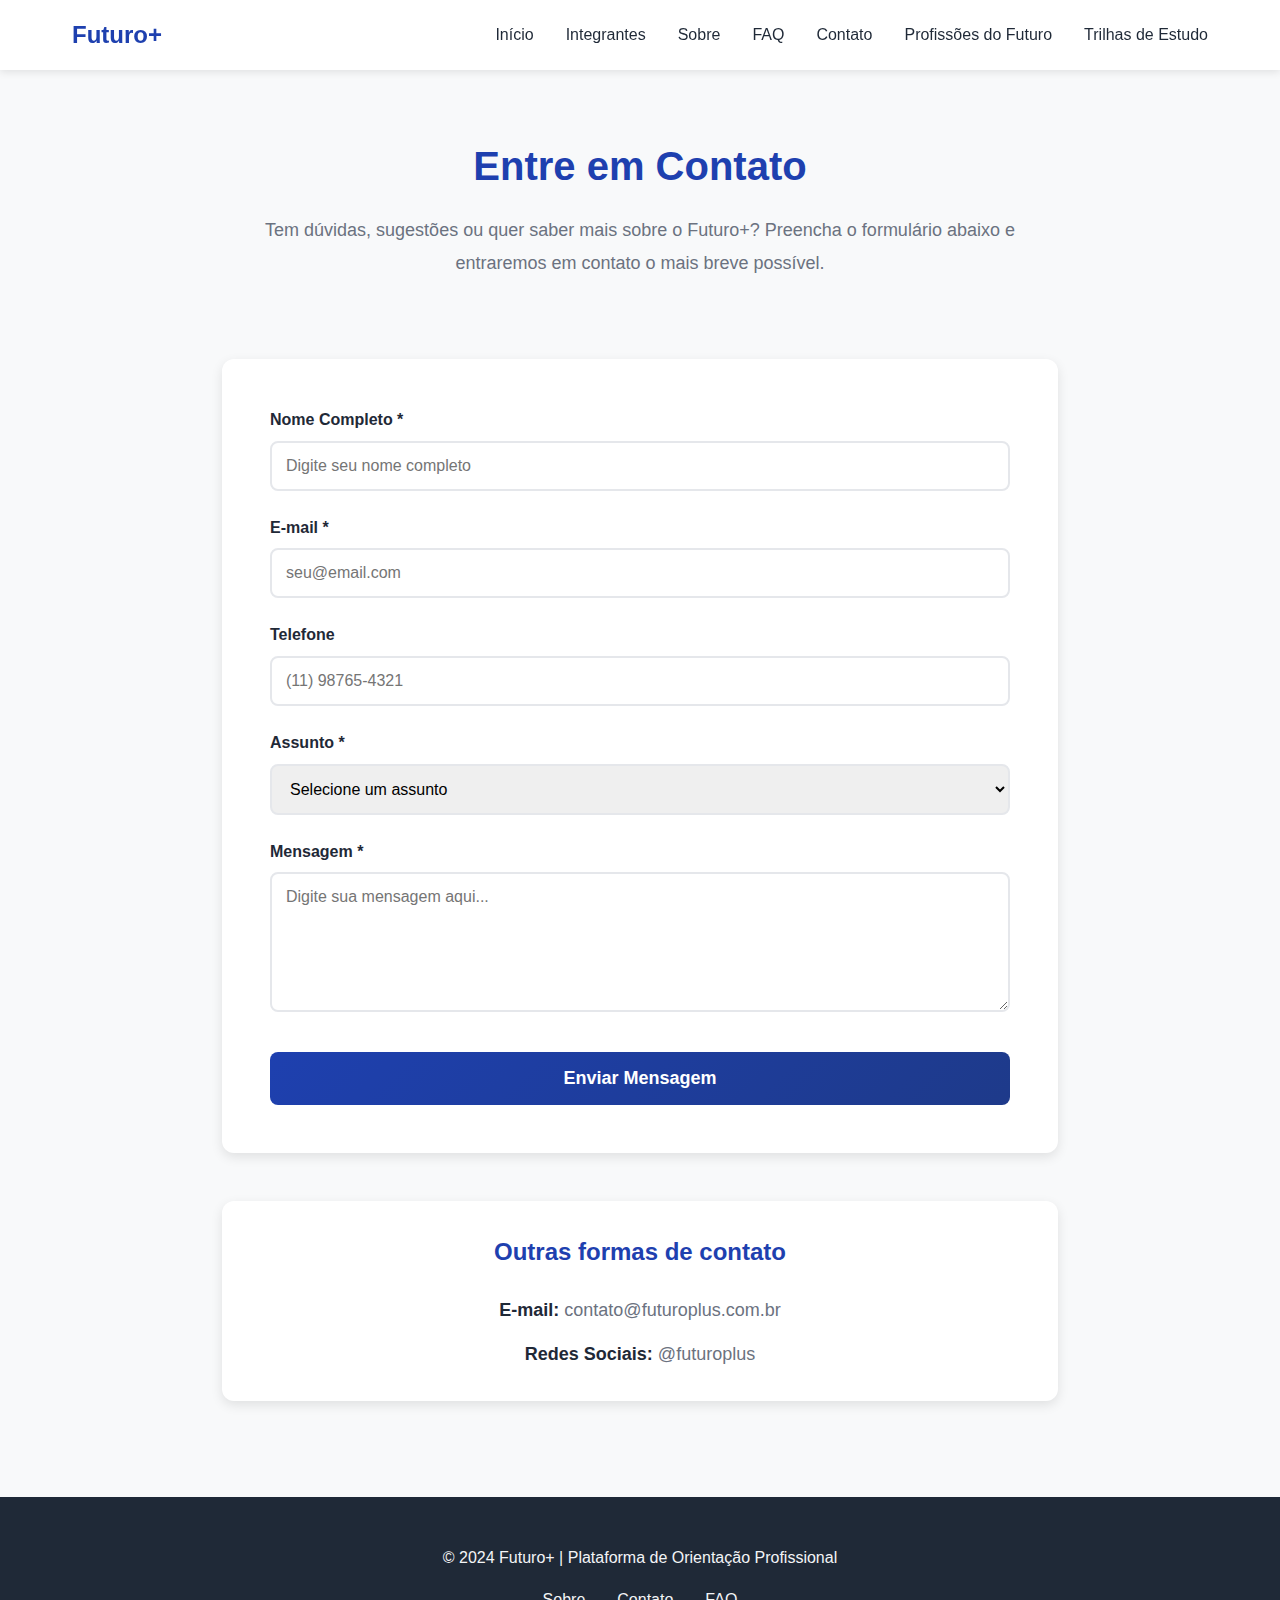
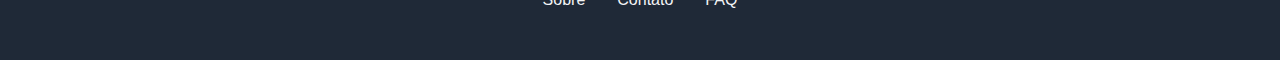
<file: contato.html>
<!DOCTYPE html>
<html lang="pt-BR">
<head>
    <meta charset="UTF-8">
    <meta name="viewport" content="width=device-width, initial-scale=1.0">
    <meta name="description" content="Futuro+ é uma plataforma inteligente que ajuda jovens e trabalhadores a se prepararem para o Futuro do Trabalho">
    <title>Contato - FUTURO+</title>
    <link rel="stylesheet" href="./CSS/global.css">
    <link rel="stylesheet" href="./CSS/contato.css">
</head>
<body>
    <header class="header-principal">
        <nav class="navegacao-principal">
            <div class="logo-container">
                <h1 class="logo-texto">Futuro+</h1>
            </div>
            <button class="menu-toggle" aria-label="Abrir menu de navegação">
                <span class="hamburguer"></span>
            </button>
            <ul class="menu-navegacao">
                <li><a href="Index.html">Início</a></li>
                <li><a href="integrantes.html">Integrantes</a></li>
                <li><a href="sobre.html">Sobre</a></li>
                <li><a href="faq.html">FAQ</a></li>
                <li><a href="contato.html">Contato</a></li>
                <li><a href="profissoes.html">Profissões do Futuro</a></li>
                <li><a href="trilhas.html">Trilhas de Estudo</a></li>
            </ul>
        </nav>
    </header>

    
    <main id="conteudo-contato">
        <section id="intro-contato">
            <h2 id="titulo-contato">Entre em Contato</h2>
            <p id="descricao-contato">
                Tem dúvidas, sugestões ou quer saber mais sobre o Futuro+? 
                Preencha o formulário abaixo e entraremos em contato o mais breve possível.
            </p>
        </section>

        <section id="formulario-contato">
            <form id="form-contato" novalidate>
                <div id="campo-nome">
                    <label for="nome" id="label-nome">Nome Completo *</label>
                    <input 
                        type="text" 
                        id="nome" 
                        name="nome" 
                        required 
                        placeholder="Digite seu nome completo"
                        aria-required="true"
                    >
                    <span id="erro-nome"></span>
                </div>

                <div id="campo-email">
                    <label for="email" id="label-email">E-mail *</label>
                    <input 
                        type="email" 
                        id="email" 
                        name="email" 
                        required 
                        placeholder="seu@email.com"
                        aria-required="true"
                    >
                    <span id="erro-email"></span>
                </div>

                <div id="campo-telefone">
                    <label for="telefone" id="label-telefone">Telefone</label>
                    <input 
                        type="tel" 
                        id="telefone" 
                        name="telefone" 
                        placeholder="(11) 98765-4321"
                    >
                    <span id="erro-telefone"></span>
                </div>

                <div id="campo-assunto">
                    <label for="assunto" id="label-assunto">Assunto *</label>
                    <select id="assunto" name="assunto" required aria-required="true">
                        <option value="">Selecione um assunto</option>
                        <option value="duvida">Dúvida</option>
                        <option value="sugestao">Sugestão</option>
                        <option value="parceria">Parceria</option>
                        <option value="outro">Outro</option>
                    </select>
                    <span id="erro-assunto"></span>
                </div>

                <div id="campo-mensagem">
                    <label for="mensagem" id="label-mensagem">Mensagem *</label>
                    <textarea 
                        id="mensagem" 
                        name="mensagem" 
                        rows="6" 
                        required 
                        placeholder="Digite sua mensagem aqui..."
                        aria-required="true"
                    ></textarea>
                    <span id="erro-mensagem"></span>
                </div>

                <div id="campo-submit">
                    <button type="submit" id="btn-enviar">Enviar Mensagem</button>
                </div>

                <div id="mensagem-sucesso" style="display: none;">
                    <p>✓ Mensagem enviada com sucesso! Entraremos em contato em breve.</p>
                </div>
            </form>
        </section>

        <section id="info-adicional">
            <h3 id="titulo-info-adicional">Outras formas de contato</h3>
            <div id="contatos-alternativos">
                <div id="contato-email-direto">
                    <strong>E-mail:</strong> contato@futuroplus.com.br
                </div>
                <div id="contato-redes">
                    <strong>Redes Sociais:</strong> @futuroplus
                </div>
            </div>
        </section>
    </main>

    <footer class="rodape">
        <p class="rodape-texto">&copy; 2024 Futuro+ | Plataforma de Orientação Profissional</p>
        <nav class="rodape-navegacao">
            <a href="sobre.html">Sobre</a>
            <a href="contato.html">Contato</a>
            <a href="faq.html">FAQ</a>
        </nav>
    </footer>

</body>
</html>
</file>
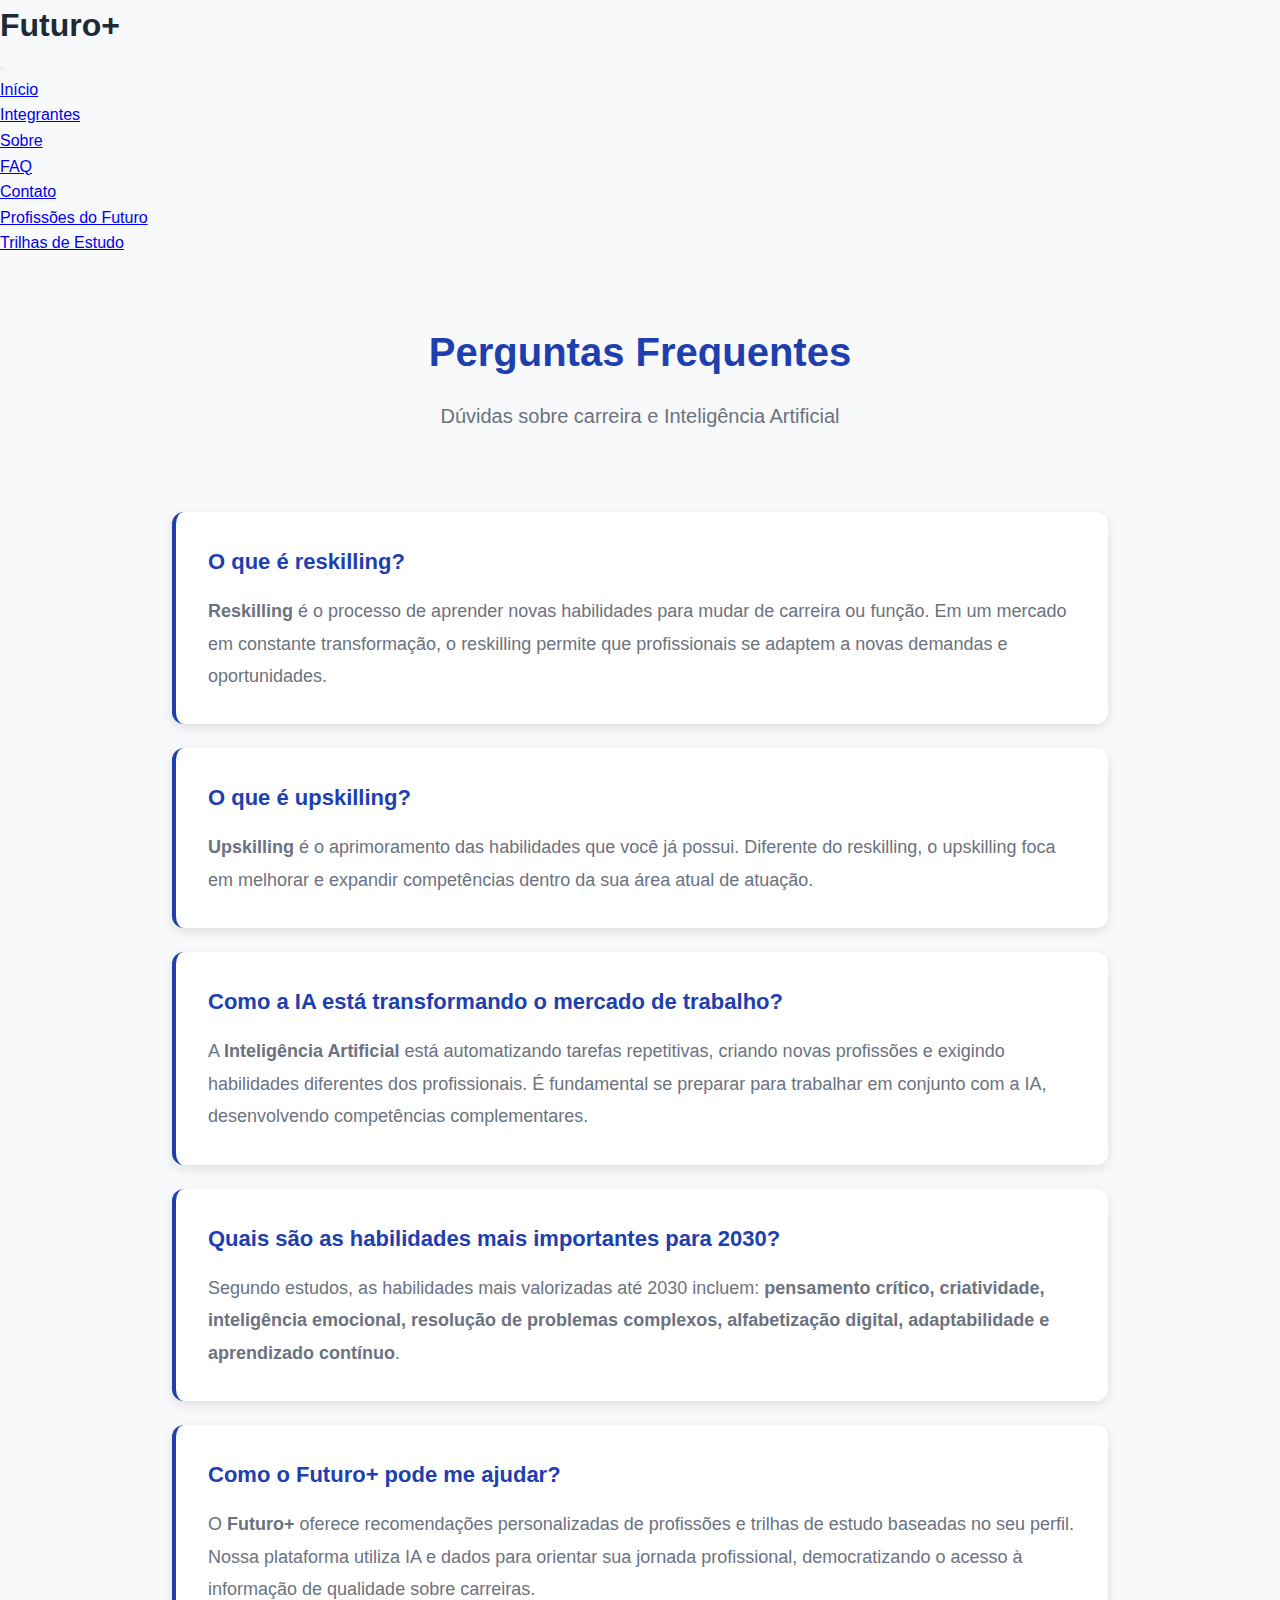
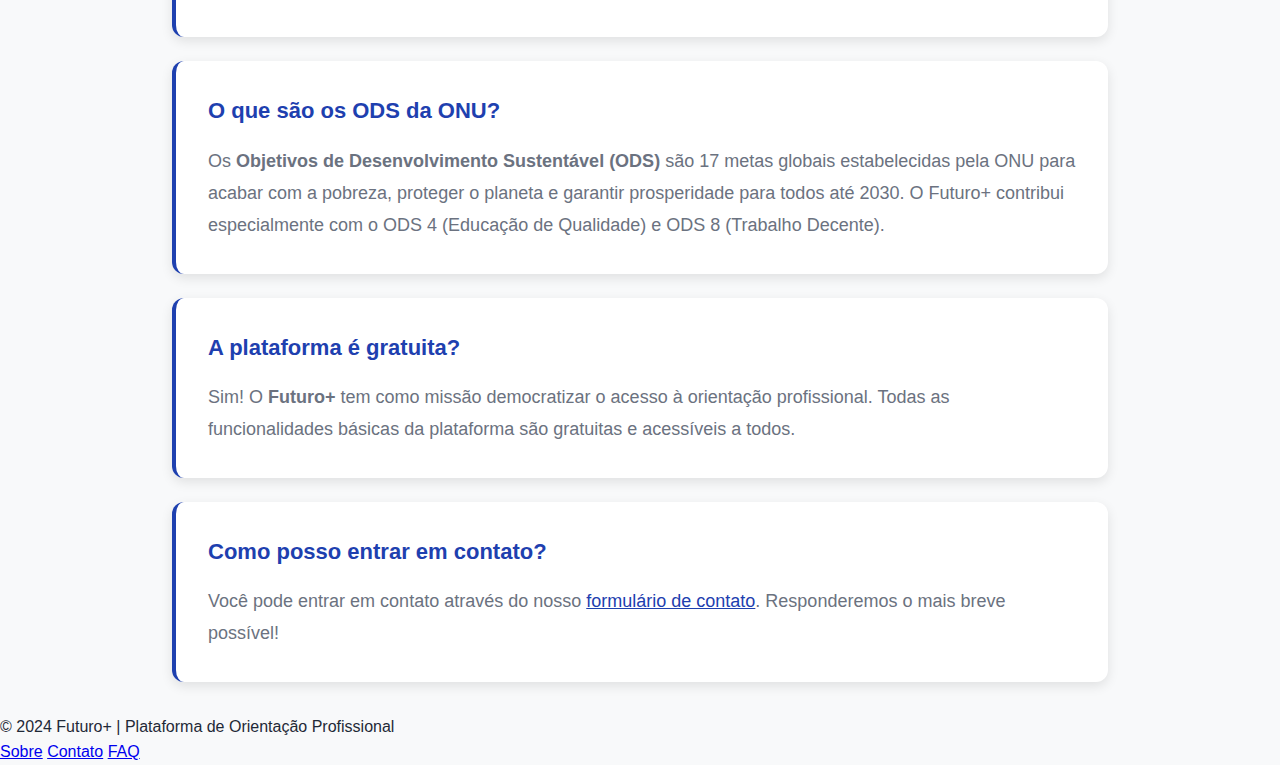
<file: faq.html>
<!DOCTYPE html>
<html lang="pt-BR">
<head>
    <meta charset="UTF-8">
    <meta name="viewport" content="width=device-width, initial-scale=1.0">
    <meta name="description" content="Futuro+ é uma plataforma inteligente que ajuda jovens e trabalhadores a se prepararem para o Futuro do Trabalho">
    <title>Faq - FUTURO+</title>
    <link rel="stylesheet" href="./CSS/global.css">
    <link rel="stylesheet" href="./CSS/faq.css">
</head>
<body>
    <header id="header-principal">
        <nav id="navegacao-principal">
            <div id="logo-container">
                <h1 id="logo-texto">Futuro+</h1>
            </div>
            <button id="menu-toggle" aria-label="Abrir menu de navegação">
                <span id="hamburguer"></span>
            </button>
            <ul id="menu-navegacao">
                <li><a href="Index.html">Início</a></li>
                <li><a href="integrantes.html">Integrantes</a></li>
                <li><a href="sobre.html">Sobre</a></li>
                <li><a href="faq.html">FAQ</a></li>
                <li><a href="contato.html">Contato</a></li>
                <li><a href="profissoes.html">Profissões do Futuro</a></li>
                <li><a href="trilhas.html">Trilhas de Estudo</a></li>
            </ul>
        </nav>
    </header>

        <main id="conteudo-faq">
        <section id="intro-faq">
            <h2 id="titulo-faq">Perguntas Frequentes</h2>
            <p id="descricao-faq">Dúvidas sobre carreira e Inteligência Artificial</p>
        </section>

        <section id="lista-perguntas">
            <article id="pergunta-1">
                <h3 id="titulo-pergunta-1">O que é reskilling?</h3>
                <p id="resposta-pergunta-1">
                    <strong>Reskilling</strong> é o processo de aprender novas habilidades para mudar de carreira ou 
                    função. Em um mercado em constante transformação, o reskilling permite que profissionais se adaptem 
                    a novas demandas e oportunidades.
                </p>
            </article>

            <article id="pergunta-2">
                <h3 id="titulo-pergunta-2">O que é upskilling?</h3>
                <p id="resposta-pergunta-2">
                    <strong>Upskilling</strong> é o aprimoramento das habilidades que você já possui. Diferente do 
                    reskilling, o upskilling foca em melhorar e expandir competências dentro da sua área atual de atuação.
                </p>
            </article>

            <article id="pergunta-3">
                <h3 id="titulo-pergunta-3">Como a IA está transformando o mercado de trabalho?</h3>
                <p id="resposta-pergunta-3">
                    A <strong>Inteligência Artificial</strong> está automatizando tarefas repetitivas, criando novas 
                    profissões e exigindo habilidades diferentes dos profissionais. É fundamental se preparar para 
                    trabalhar em conjunto com a IA, desenvolvendo competências complementares.
                </p>
            </article>

            <article id="pergunta-4">
                <h3 id="titulo-pergunta-4">Quais são as habilidades mais importantes para 2030?</h3>
                <p id="resposta-pergunta-4">
                    Segundo estudos, as habilidades mais valorizadas até 2030 incluem: <strong>pensamento crítico, 
                    criatividade, inteligência emocional, resolução de problemas complexos, alfabetização digital, 
                    adaptabilidade e aprendizado contínuo</strong>.
                </p>
            </article>

            <article id="pergunta-5">
                <h3 id="titulo-pergunta-5">Como o Futuro+ pode me ajudar?</h3>
                <p id="resposta-pergunta-5">
                    O <strong>Futuro+</strong> oferece recomendações personalizadas de profissões e trilhas de estudo 
                    baseadas no seu perfil. Nossa plataforma utiliza IA e dados para orientar sua jornada profissional, 
                    democratizando o acesso à informação de qualidade sobre carreiras.
                </p>
            </article>

            <article id="pergunta-6">
                <h3 id="titulo-pergunta-6">O que são os ODS da ONU?</h3>
                <p id="resposta-pergunta-6">
                    Os <strong>Objetivos de Desenvolvimento Sustentável (ODS)</strong> são 17 metas globais estabelecidas 
                    pela ONU para acabar com a pobreza, proteger o planeta e garantir prosperidade para todos até 2030. 
                    O Futuro+ contribui especialmente com o ODS 4 (Educação de Qualidade) e ODS 8 (Trabalho Decente).
                </p>
            </article>

            <article id="pergunta-7">
                <h3 id="titulo-pergunta-7">A plataforma é gratuita?</h3>
                <p id="resposta-pergunta-7">
                    Sim! O <strong>Futuro+</strong> tem como missão democratizar o acesso à orientação profissional. 
                    Todas as funcionalidades básicas da plataforma são gratuitas e acessíveis a todos.
                </p>
            </article>

            <article id="pergunta-8">
                <h3 id="titulo-pergunta-8">Como posso entrar em contato?</h3>
                <p id="resposta-pergunta-8">
                    Você pode entrar em contato através do nosso <a href="/contato.html" id="link-contato-faq">formulário de contato</a>. 
                    Responderemos o mais breve possível!
                </p>
            </article>
        </section>
    </main>

    <footer id="rodape">
        <p id="rodape-texto">&copy; 2024 Futuro+ | Plataforma de Orientação Profissional</p>
        <nav id="rodape-navegacao">
            <a href="sobre.html">Sobre</a>
            <a href="contato.html">Contato</a>
            <a href="faq.html">FAQ</a>
        </nav>
    </footer>
</body>
</html>
</file>
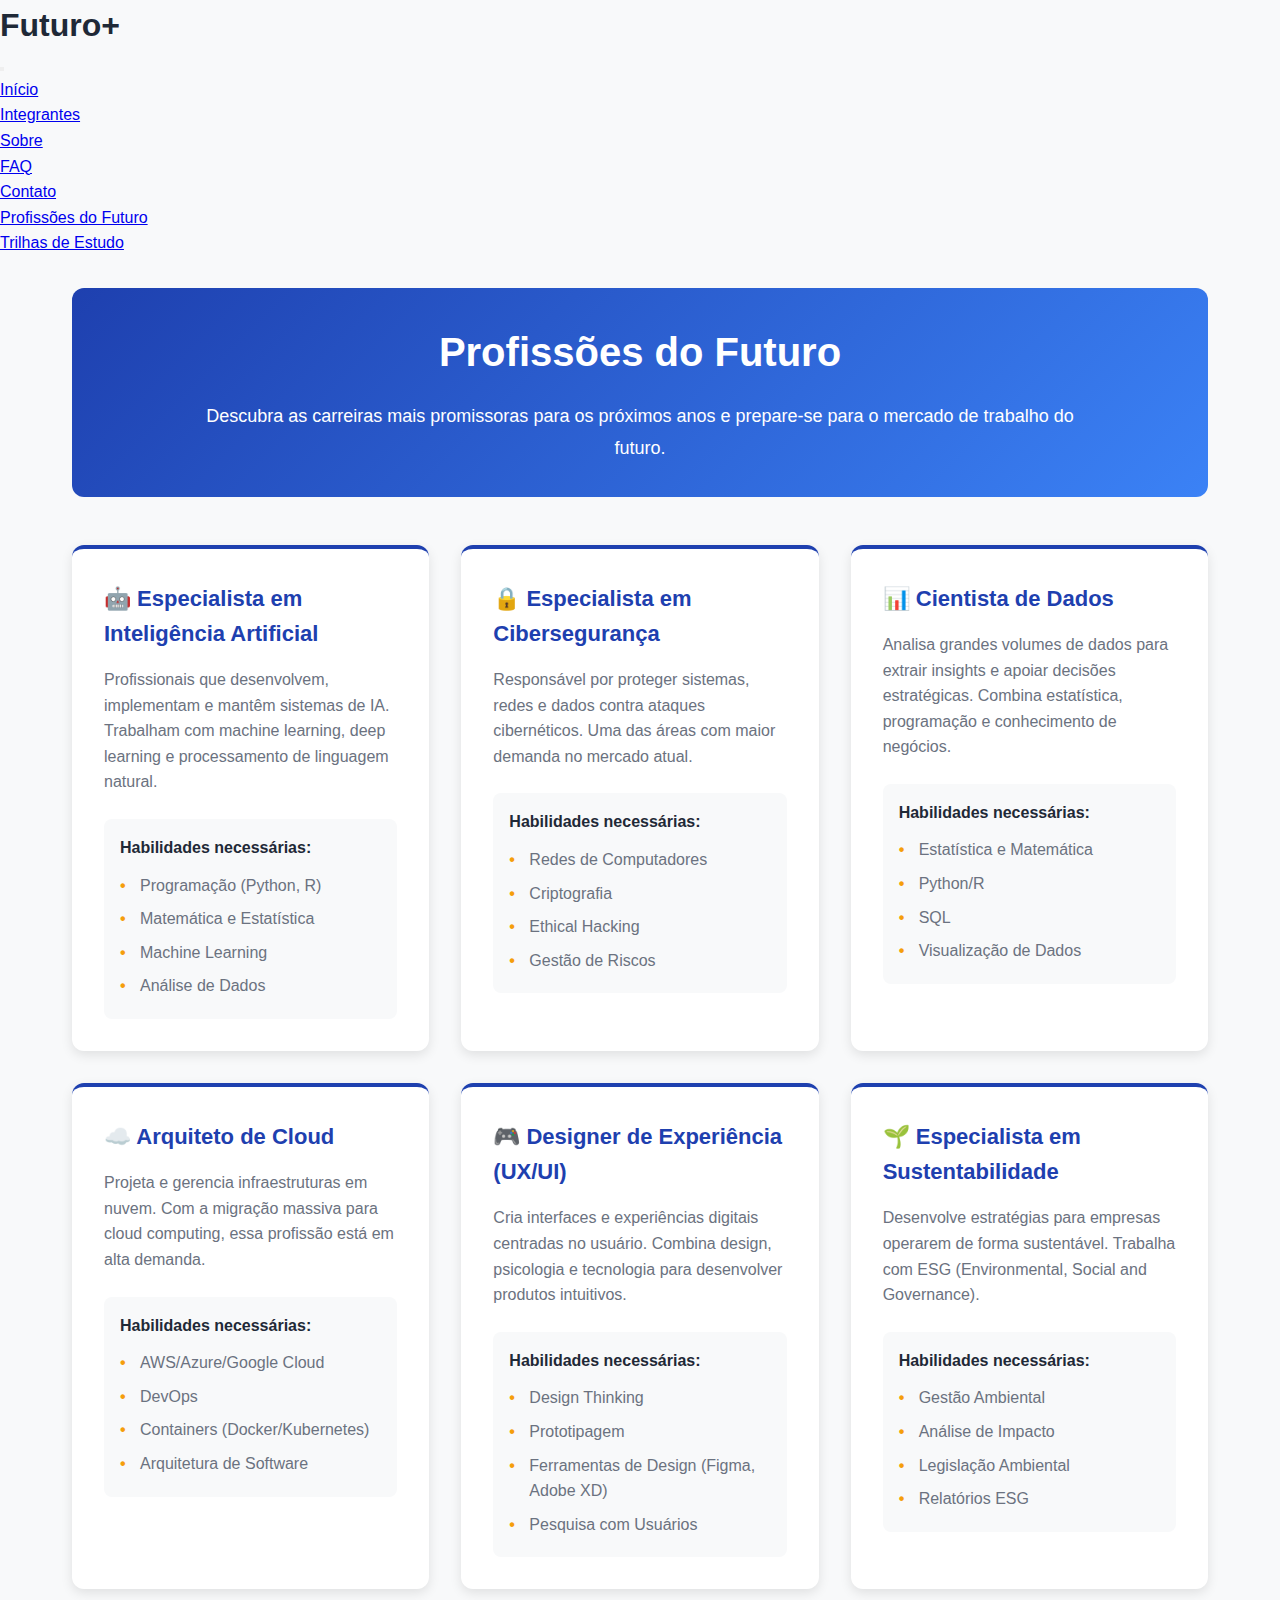
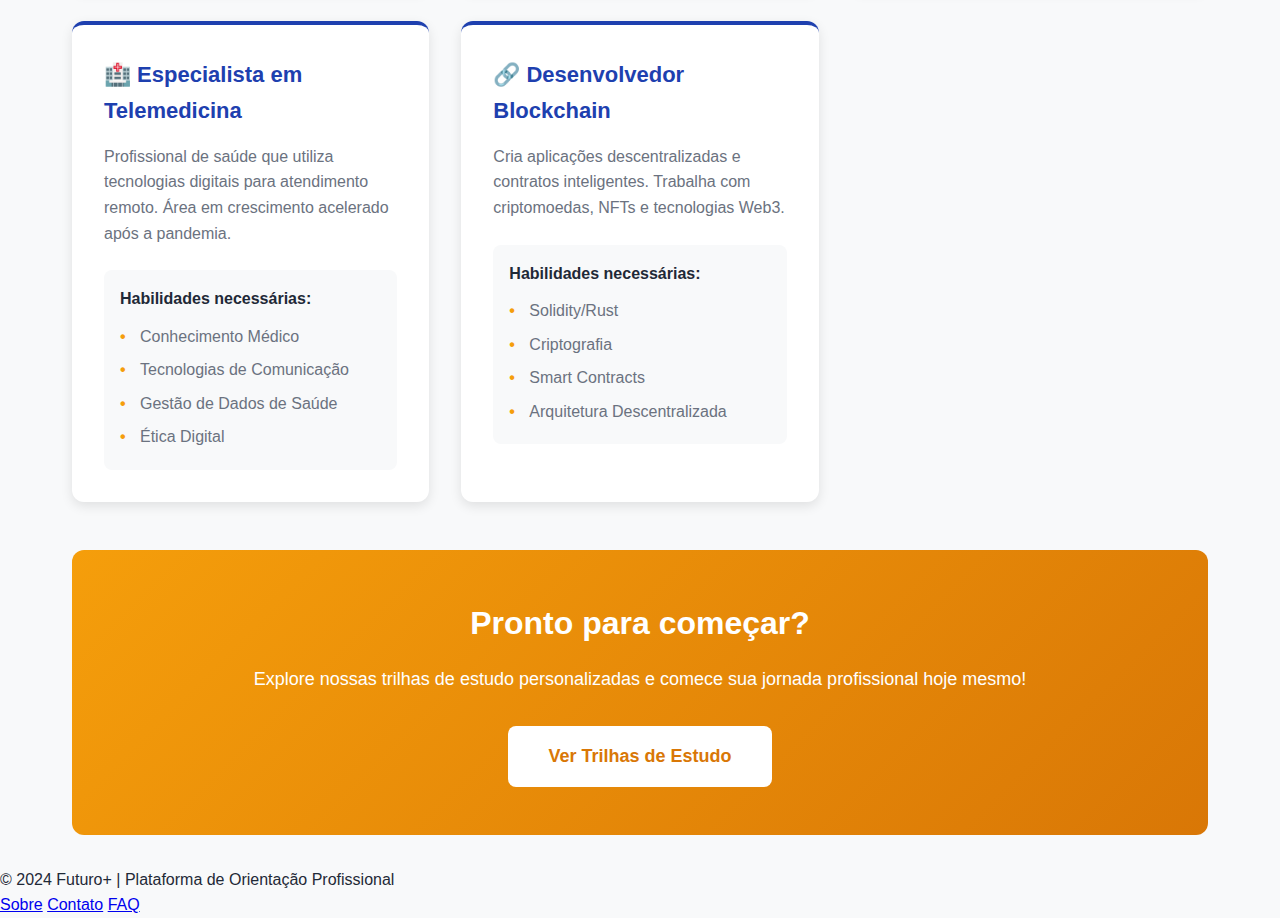
<file: profissoes.html>
<!DOCTYPE html>
<html lang="pt-BR">
<head>
    <meta charset="UTF-8">
    <meta name="viewport" content="width=device-width, initial-scale=1.0">
    <meta name="description" content="Conheça os integrantes do projeto Futuro+">
    <title>Profissões - Futuro+</title>
    <link rel="stylesheet" href="./CSS/global.css">
    <link rel="stylesheet" href="./CSS/profissoes.css">
</head>
<body>
    <header id="header-principal">
        <nav id="navegacao-principal">
            <div id="logo-container">
                <h1 id="logo-texto">Futuro+</h1>
            </div>
            <button id="menu-toggle" aria-label="Abrir menu de navegação">
                <span id="hamburguer"></span>
            </button>
            <ul id="menu-navegacao">
                <li><a href="Index.html">Início</a></li>
                <li><a href="integrantes.html">Integrantes</a></li>
                <li><a href="sobre.html">Sobre</a></li>
                <li><a href="faq.html">FAQ</a></li>
                <li><a href="contato.html">Contato</a></li>
                <li><a href="profissoes.html">Profissões do Futuro</a></li>
                <li><a href="trilhas.html">Trilhas de Estudo</a></li>
            </ul>
        </nav>
    </header>

    <main id="conteudo-profissoes">
        <section id="intro-profissoes">
            <h2 id="titulo-profissoes">Profissões do Futuro</h2>
            <p id="descricao-profissoes">
                Descubra as carreiras mais promissoras para os próximos anos e prepare-se para o mercado de trabalho do futuro.
            </p>
        </section>

        <section id="lista-profissoes">
            <article id="profissao-1">
                <h3 id="titulo-profissao-1">🤖 Especialista em Inteligência Artificial</h3>
                <p id="descricao-profissao-1">
                    Profissionais que desenvolvem, implementam e mantêm sistemas de IA. Trabalham com machine learning, 
                    deep learning e processamento de linguagem natural.
                </p>
                <div id="habilidades-profissao-1">
                    <strong>Habilidades necessárias:</strong>
                    <ul>
                        <li>Programação (Python, R)</li>
                        <li>Matemática e Estatística</li>
                        <li>Machine Learning</li>
                        <li>Análise de Dados</li>
                    </ul>
                </div>
            </article>

            <article id="profissao-2">
                <h3 id="titulo-profissao-2">🔒 Especialista em Cibersegurança</h3>
                <p id="descricao-profissao-2">
                    Responsável por proteger sistemas, redes e dados contra ataques cibernéticos. Uma das áreas com 
                    maior demanda no mercado atual.
                </p>
                <div id="habilidades-profissao-2">
                    <strong>Habilidades necessárias:</strong>
                    <ul>
                        <li>Redes de Computadores</li>
                        <li>Criptografia</li>
                        <li>Ethical Hacking</li>
                        <li>Gestão de Riscos</li>
                    </ul>
                </div>
            </article>

            <article id="profissao-3">
                <h3 id="titulo-profissao-3">📊 Cientista de Dados</h3>
                <p id="descricao-profissao-3">
                    Analisa grandes volumes de dados para extrair insights e apoiar decisões estratégicas. Combina 
                    estatística, programação e conhecimento de negócios.
                </p>
                <div id="habilidades-profissao-3">
                    <strong>Habilidades necessárias:</strong>
                    <ul>
                        <li>Estatística e Matemática</li>
                        <li>Python/R</li>
                        <li>SQL</li>
                        <li>Visualização de Dados</li>
                    </ul>
                </div>
            </article>

            <article id="profissao-4">
                <h3 id="titulo-profissao-4">☁️ Arquiteto de Cloud</h3>
                <p id="descricao-profissao-4">
                    Projeta e gerencia infraestruturas em nuvem. Com a migração massiva para cloud computing, 
                    essa profissão está em alta demanda.
                </p>
                <div id="habilidades-profissao-4">
                    <strong>Habilidades necessárias:</strong>
                    <ul>
                        <li>AWS/Azure/Google Cloud</li>
                        <li>DevOps</li>
                        <li>Containers (Docker/Kubernetes)</li>
                        <li>Arquitetura de Software</li>
                    </ul>
                </div>
            </article>

            <article id="profissao-5">
                <h3 id="titulo-profissao-5">🎮 Designer de Experiência (UX/UI)</h3>
                <p id="descricao-profissao-5">
                    Cria interfaces e experiências digitais centradas no usuário. Combina design, psicologia e tecnologia 
                    para desenvolver produtos intuitivos.
                </p>
                <div id="habilidades-profissao-5">
                    <strong>Habilidades necessárias:</strong>
                    <ul>
                        <li>Design Thinking</li>
                        <li>Prototipagem</li>
                        <li>Ferramentas de Design (Figma, Adobe XD)</li>
                        <li>Pesquisa com Usuários</li>
                    </ul>
                </div>
            </article>

            <article id="profissao-6">
                <h3 id="titulo-profissao-6">🌱 Especialista em Sustentabilidade</h3>
                <p id="descricao-profissao-6">
                    Desenvolve estratégias para empresas operarem de forma sustentável. Trabalha com ESG 
                    (Environmental, Social and Governance).
                </p>
                <div id="habilidades-profissao-6">
                    <strong>Habilidades necessárias:</strong>
                    <ul>
                        <li>Gestão Ambiental</li>
                        <li>Análise de Impacto</li>
                        <li>Legislação Ambiental</li>
                        <li>Relatórios ESG</li>
                    </ul>
                </div>
            </article>

            <article id="profissao-7">
                <h3 id="titulo-profissao-7">🏥 Especialista em Telemedicina</h3>
                <p id="descricao-profissao-7">
                    Profissional de saúde que utiliza tecnologias digitais para atendimento remoto. Área em crescimento 
                    acelerado após a pandemia.
                </p>
                <div id="habilidades-profissao-7">
                    <strong>Habilidades necessárias:</strong>
                    <ul>
                        <li>Conhecimento Médico</li>
                        <li>Tecnologias de Comunicação</li>
                        <li>Gestão de Dados de Saúde</li>
                        <li>Ética Digital</li>
                    </ul>
                </div>
            </article>

            <article id="profissao-8">
                <h3 id="titulo-profissao-8">🔗 Desenvolvedor Blockchain</h3>
                <p id="descricao-profissao-8">
                    Cria aplicações descentralizadas e contratos inteligentes. Trabalha com criptomoedas, NFTs e 
                    tecnologias Web3.
                </p>
                <div id="habilidades-profissao-8">
                    <strong>Habilidades necessárias:</strong>
                    <ul>
                        <li>Solidity/Rust</li>
                        <li>Criptografia</li>
                        <li>Smart Contracts</li>
                        <li>Arquitetura Descentralizada</li>
                    </ul>
                </div>
            </article>
        </section>

        <section id="cta-profissoes">
            <h2 id="titulo-cta-profissoes">Pronto para começar?</h2>
            <p id="descricao-cta-profissoes">
                Explore nossas trilhas de estudo personalizadas e comece sua jornada profissional hoje mesmo!
            </p>
            <a href="trilhas.html" id="btn-cta-profissoes">Ver Trilhas de Estudo</a>
        </section>
    </main>

    <footer id="rodape">
        <p id="rodape-texto">&copy; 2024 Futuro+ | Plataforma de Orientação Profissional</p>
        <nav id="rodape-navegacao">
            <a href="sobre.html">Sobre</a>
            <a href="contato.html">Contato</a>
            <a href="faq.html">FAQ</a>
        </nav>
    </footer>
</body>
</html>
</file>
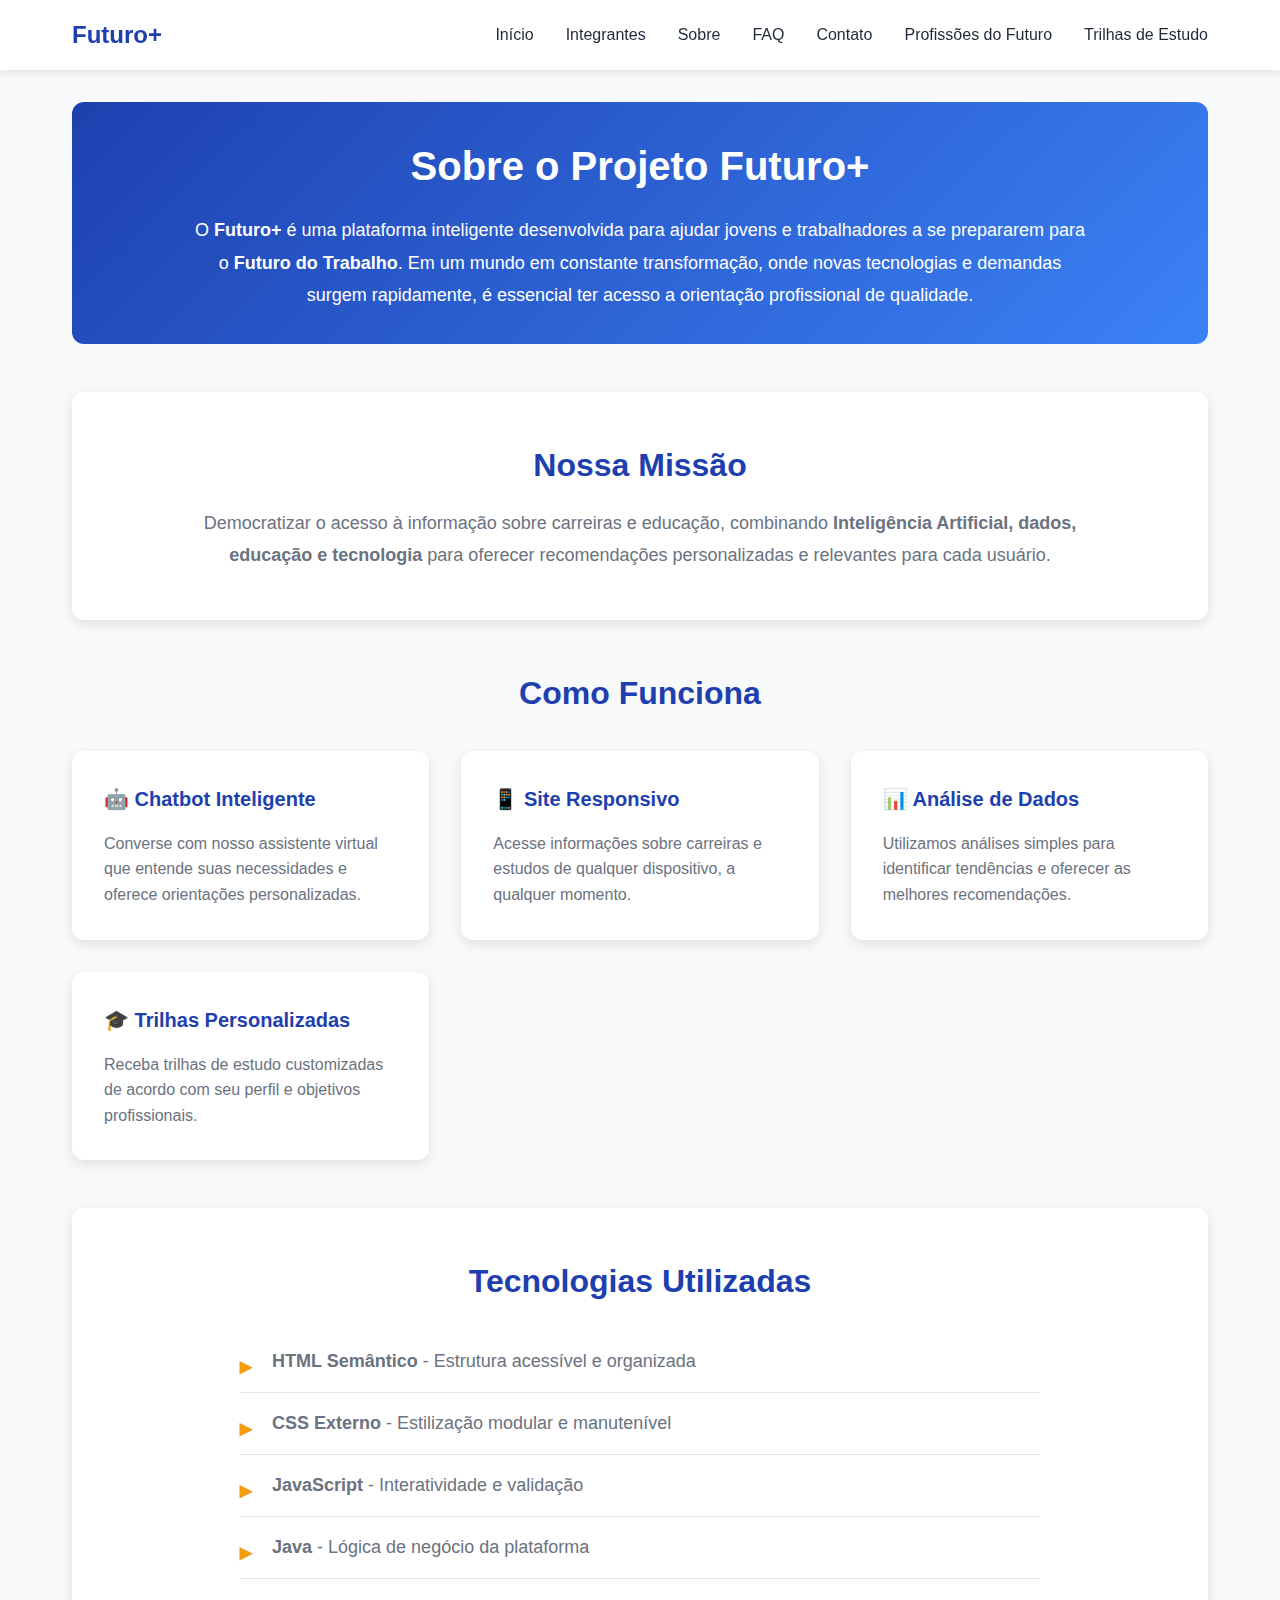
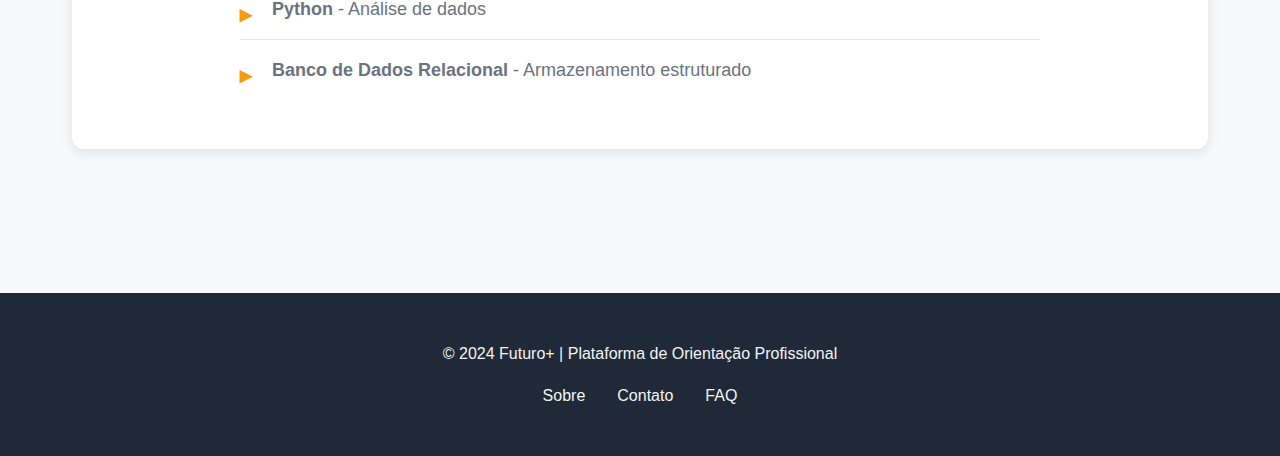
<file: sobre.html>
<!DOCTYPE html>
<html lang="pt-BR">
<head>
    <meta charset="UTF-8">
    <meta name="viewport" content="width=device-width, initial-scale=1.0">
    <meta name="description" content="Futuro+ é uma plataforma inteligente que ajuda jovens e trabalhadores a se prepararem para o Futuro do Trabalho">
    <title>Sobre - Futuro+</title>
    <link rel="stylesheet" href="./CSS/global.css">
    <link rel="stylesheet" href="./CSS/sobre.css">
</head>
<body>
    <header class="header-principal">
        <nav class="navegacao-principal">
            <div class="logo-container">
                <h1 class="logo-texto">Futuro+</h1>
            </div>
            <button class="menu-toggle" aria-label="Abrir menu de navegação">
                <span class="hamburguer"></span>
            </button>
            <ul class="menu-navegacao">
                <li><a href="index.html">Início</a></li>
                <li><a href="integrantes.html">Integrantes</a></li>
                <li><a href="sobre.html">Sobre</a></li>
                <li><a href="faq.html">FAQ</a></li>
                <li><a href="contato.html">Contato</a></li>
                <li><a href="profissoes.html">Profissões do Futuro</a></li>
                <li><a href="trilhas.html">Trilhas de Estudo</a></li>
            </ul>
        </nav>
    </header>

    <main id="conteudo-sobre">
        <section id="intro-sobre">
            <h2 id="titulo-sobre">Sobre o Projeto Futuro+</h2>
            <p id="descricao-sobre">
                O <strong>Futuro+</strong> é uma plataforma inteligente desenvolvida para ajudar jovens e trabalhadores 
                a se prepararem para o <strong>Futuro do Trabalho</strong>. Em um mundo em constante transformação, 
                onde novas tecnologias e demandas surgem rapidamente, é essencial ter acesso a orientação profissional 
                de qualidade.
            </p>
        </section>

        <section id="missao">
            <h2 id="titulo-missao">Nossa Missão</h2>
            <p id="descricao-missao">
                Democratizar o acesso à informação sobre carreiras e educação, combinando <strong>Inteligência Artificial, 
                dados, educação e tecnologia</strong> para oferecer recomendações personalizadas e relevantes para cada usuário.
            </p>
        </section>

        <section id="como-funciona">
            <h2 id="titulo-como-funciona">Como Funciona</h2>
            <div id="funcionalidades">
                <article id="funcionalidade-1">
                    <h3 id="titulo-funcionalidade-1">🤖 Chatbot Inteligente</h3>
                    <p id="descricao-funcionalidade-1">
                        Converse com nosso assistente virtual que entende suas necessidades e oferece orientações personalizadas.
                    </p>
                </article>

                <article id="funcionalidade-2">
                    <h3 id="titulo-funcionalidade-2">📱 Site Responsivo</h3>
                    <p id="descricao-funcionalidade-2">
                        Acesse informações sobre carreiras e estudos de qualquer dispositivo, a qualquer momento.
                    </p>
                </article>

                <article id="funcionalidade-3">
                    <h3 id="titulo-funcionalidade-3">📊 Análise de Dados</h3>
                    <p id="descricao-funcionalidade-3">
                        Utilizamos análises simples para identificar tendências e oferecer as melhores recomendações.
                    </p>
                </article>

                <article id="funcionalidade-4">
                    <h3 id="titulo-funcionalidade-4">🎓 Trilhas Personalizadas</h3>
                    <p id="descricao-funcionalidade-4">
                        Receba trilhas de estudo customizadas de acordo com seu perfil e objetivos profissionais.
                    </p>
                </article>
            </div>
        </section>

        <section id="tecnologias">
            <h2 id="titulo-tecnologias">Tecnologias Utilizadas</h2>
            <ul id="lista-tecnologias">
                <li id="tech-1"><strong>HTML Semântico</strong> - Estrutura acessível e organizada</li>
                <li id="tech-2"><strong>CSS Externo</strong> - Estilização modular e manutenível</li>
                <li id="tech-3"><strong>JavaScript</strong> - Interatividade e validação</li>
                <li id="tech-4"><strong>Java</strong> - Lógica de negócio da plataforma</li>
                <li id="tech-5"><strong>Python</strong> - Análise de dados</li>
                <li id="tech-6"><strong>Banco de Dados Relacional</strong> - Armazenamento estruturado</li>
            </ul>
        </section>
    </main>

    <footer class="rodape">
        <p class="rodape-texto">&copy; 2024 Futuro+ | Plataforma de Orientação Profissional</p>
        <nav class="rodape-navegacao">
            <a href="sobre.html">Sobre</a>
            <a href="contato.html">Contato</a>
            <a href="faq.html">FAQ</a>
        </nav>
    </footer>

</body>
</html>
</file>
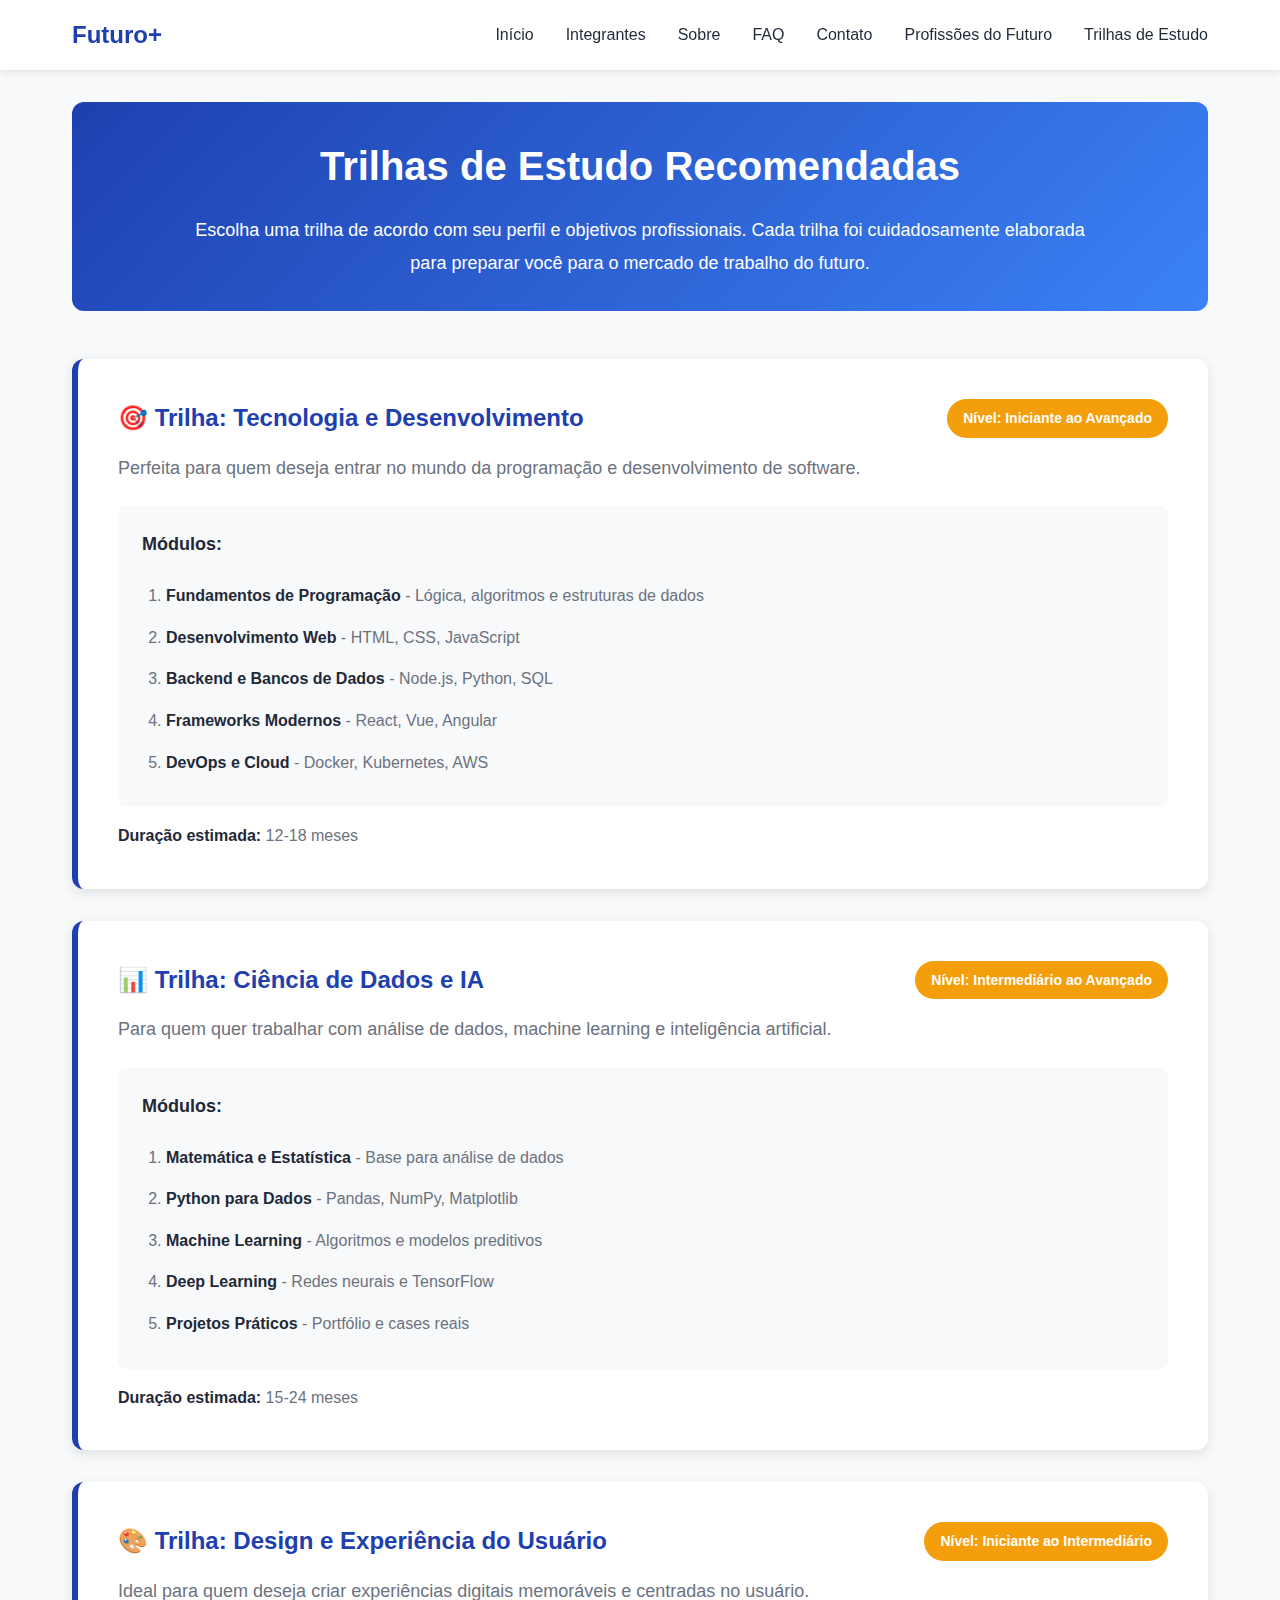
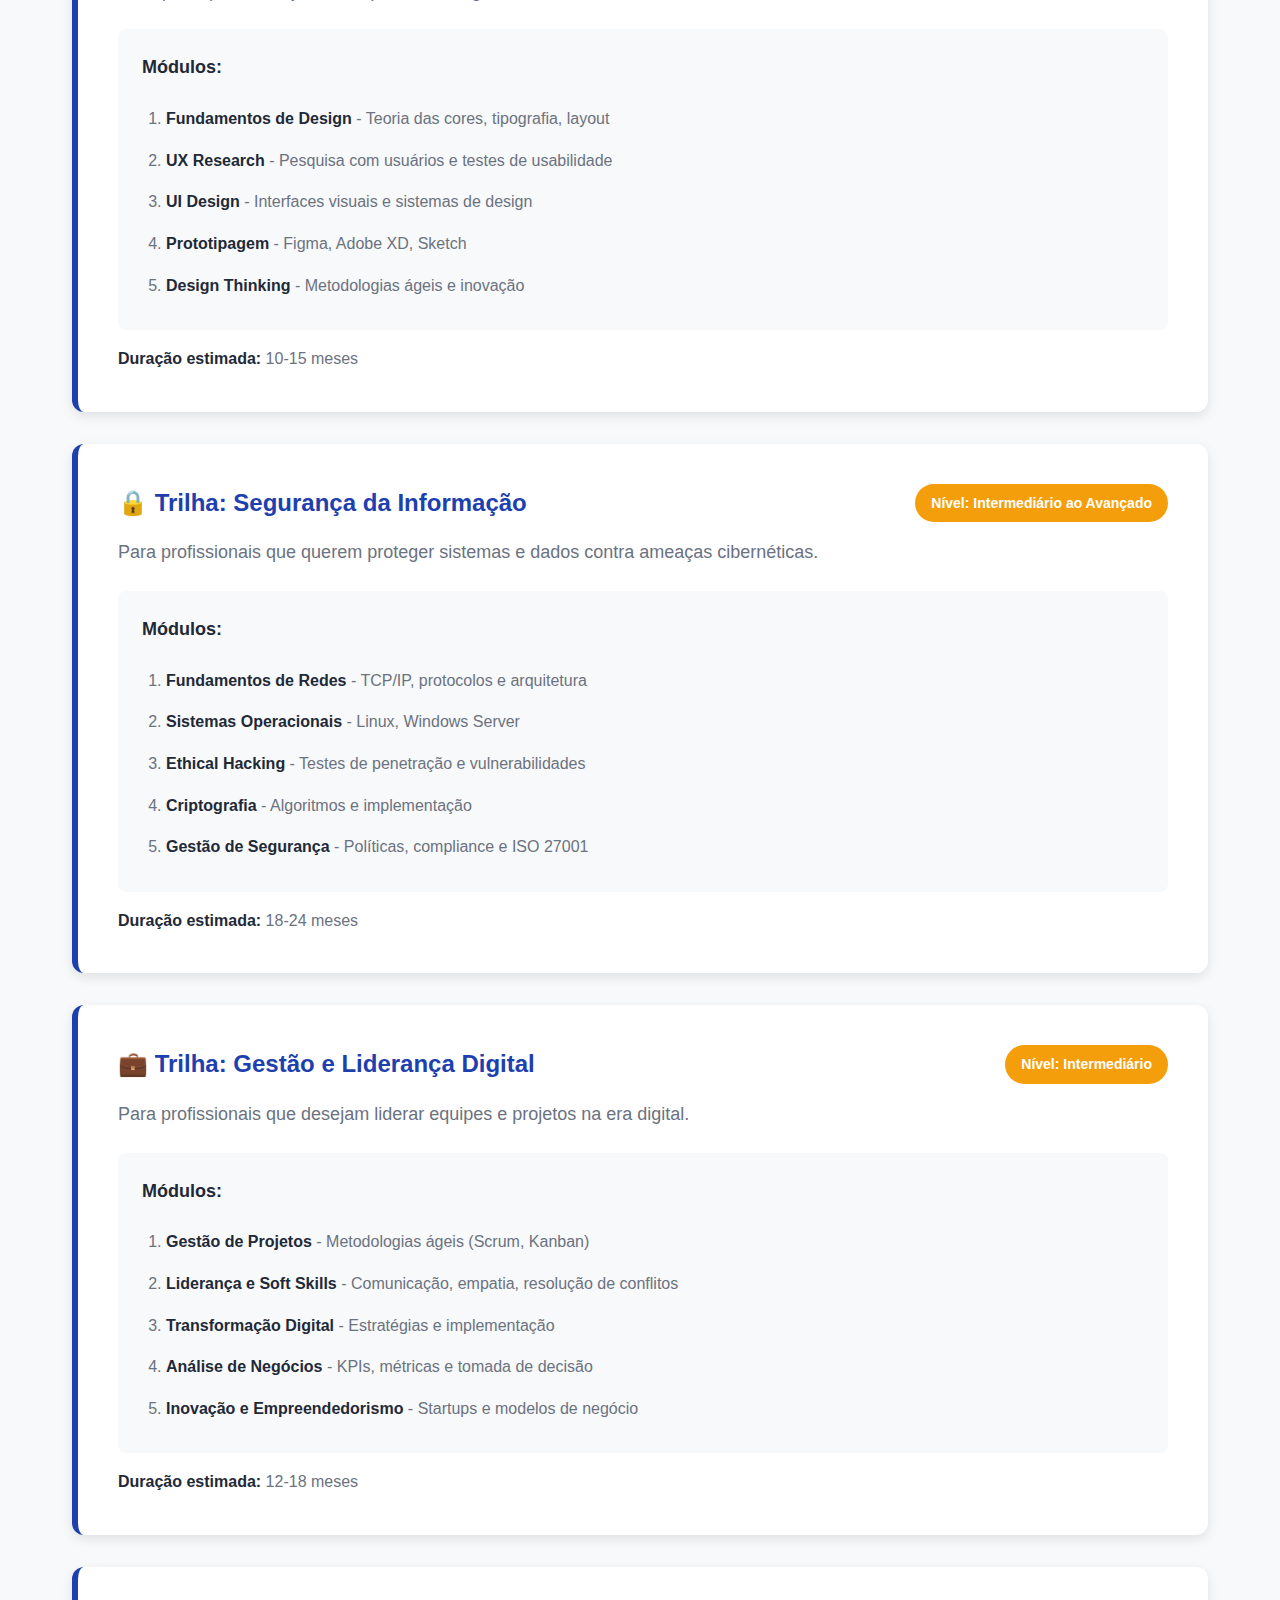
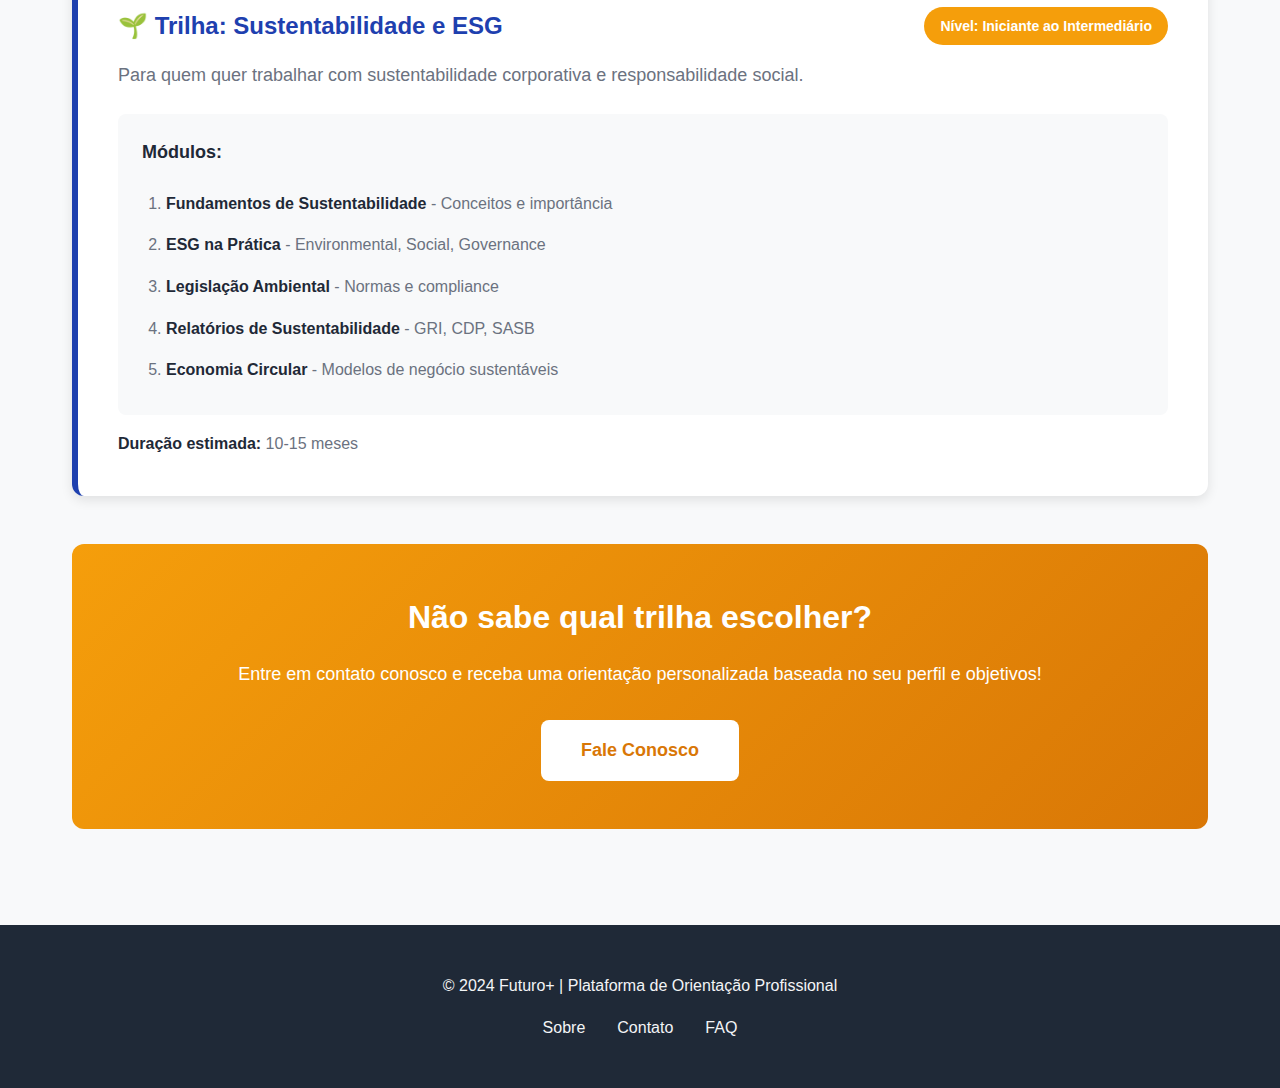
<file: trilhas.html>
<!DOCTYPE html>
<html lang="pt-BR">
<head>
    <meta charset="UTF-8">
    <meta name="viewport" content="width=device-width, initial-scale=1.0">
    <meta name="description" content="Futuro+ é uma plataforma inteligente que ajuda jovens e trabalhadores a se prepararem para o Futuro do Trabalho">
    <title>Sobre - Futuro+</title>
    <link rel="stylesheet" href="./CSS/global.css">
    <link rel="stylesheet" href="./CSS/trilhas.css">
</head>
<body>
    <header class="header-principal">
        <nav class="navegacao-principal">
            <div class="logo-container">
                <h1 class="logo-texto">Futuro+</h1>
            </div>
            <button class="menu-toggle" aria-label="Abrir menu de navegação">
                <span class="hamburguer"></span>
            </button>
            <ul class="menu-navegacao">
                <li><a href="index.html">Início</a></li>
                <li><a href="integrantes.html">Integrantes</a></li>
                <li><a href="sobre.html">Sobre</a></li>
                <li><a href="faq.html">FAQ</a></li>
                <li><a href="contato.html">Contato</a></li>
                <li><a href="profissoes.html">Profissões do Futuro</a></li>
                <li><a href="trilhas.html">Trilhas de Estudo</a></li>
            </ul>
        </nav>
    </header>

    <main id="conteudo-trilhas">
        <section id="intro-trilhas">
            <h2 id="titulo-trilhas">Trilhas de Estudo Recomendadas</h2>
            <p id="descricao-trilhas">
                Escolha uma trilha de acordo com seu perfil e objetivos profissionais. Cada trilha foi cuidadosamente 
                elaborada para preparar você para o mercado de trabalho do futuro.
            </p>
        </section>

        <section id="lista-trilhas">
            <article id="trilha-1">
                <div id="trilha-1-header">
                    <h3 id="titulo-trilha-1">🎯 Trilha: Tecnologia e Desenvolvimento</h3>
                    <span id="nivel-trilha-1">Nível: Iniciante ao Avançado</span>
                </div>
                <p id="descricao-trilha-1">
                    Perfeita para quem deseja entrar no mundo da programação e desenvolvimento de software.
                </p>
                <div id="modulos-trilha-1">
                    <h4>Módulos:</h4>
                    <ol>
                        <li><strong>Fundamentos de Programação</strong> - Lógica, algoritmos e estruturas de dados</li>
                        <li><strong>Desenvolvimento Web</strong> - HTML, CSS, JavaScript</li>
                        <li><strong>Backend e Bancos de Dados</strong> - Node.js, Python, SQL</li>
                        <li><strong>Frameworks Modernos</strong> - React, Vue, Angular</li>
                        <li><strong>DevOps e Cloud</strong> - Docker, Kubernetes, AWS</li>
                    </ol>
                </div>
                <div id="duracao-trilha-1">
                    <strong>Duração estimada:</strong> 12-18 meses
                </div>
            </article>

            <article id="trilha-2">
                <div id="trilha-2-header">
                    <h3 id="titulo-trilha-2">📊 Trilha: Ciência de Dados e IA</h3>
                    <span id="nivel-trilha-2">Nível: Intermediário ao Avançado</span>
                </div>
                <p id="descricao-trilha-2">
                    Para quem quer trabalhar com análise de dados, machine learning e inteligência artificial.
                </p>
                <div id="modulos-trilha-2">
                    <h4>Módulos:</h4>
                    <ol>
                        <li><strong>Matemática e Estatística</strong> - Base para análise de dados</li>
                        <li><strong>Python para Dados</strong> - Pandas, NumPy, Matplotlib</li>
                        <li><strong>Machine Learning</strong> - Algoritmos e modelos preditivos</li>
                        <li><strong>Deep Learning</strong> - Redes neurais e TensorFlow</li>
                        <li><strong>Projetos Práticos</strong> - Portfólio e cases reais</li>
                    </ol>
                </div>
                <div id="duracao-trilha-2">
                    <strong>Duração estimada:</strong> 15-24 meses
                </div>
            </article>

            <article id="trilha-3">
                <div id="trilha-3-header">
                    <h3 id="titulo-trilha-3">🎨 Trilha: Design e Experiência do Usuário</h3>
                    <span id="nivel-trilha-3">Nível: Iniciante ao Intermediário</span>
                </div>
                <p id="descricao-trilha-3">
                    Ideal para quem deseja criar experiências digitais memoráveis e centradas no usuário.
                </p>
                <div id="modulos-trilha-3">
                    <h4>Módulos:</h4>
                    <ol>
                        <li><strong>Fundamentos de Design</strong> - Teoria das cores, tipografia, layout</li>
                        <li><strong>UX Research</strong> - Pesquisa com usuários e testes de usabilidade</li>
                        <li><strong>UI Design</strong> - Interfaces visuais e sistemas de design</li>
                        <li><strong>Prototipagem</strong> - Figma, Adobe XD, Sketch</li>
                        <li><strong>Design Thinking</strong> - Metodologias ágeis e inovação</li>
                    </ol>
                </div>
                <div id="duracao-trilha-3">
                    <strong>Duração estimada:</strong> 10-15 meses
                </div>
            </article>

            <article id="trilha-4">
                <div id="trilha-4-header">
                    <h3 id="titulo-trilha-4">🔒 Trilha: Segurança da Informação</h3>
                    <span id="nivel-trilha-4">Nível: Intermediário ao Avançado</span>
                </div>
                <p id="descricao-trilha-4">
                    Para profissionais que querem proteger sistemas e dados contra ameaças cibernéticas.
                </p>
                <div id="modulos-trilha-4">
                    <h4>Módulos:</h4>
                    <ol>
                        <li><strong>Fundamentos de Redes</strong> - TCP/IP, protocolos e arquitetura</li>
                        <li><strong>Sistemas Operacionais</strong> - Linux, Windows Server</li>
                        <li><strong>Ethical Hacking</strong> - Testes de penetração e vulnerabilidades</li>
                        <li><strong>Criptografia</strong> - Algoritmos e implementação</li>
                        <li><strong>Gestão de Segurança</strong> - Políticas, compliance e ISO 27001</li>
                    </ol>
                </div>
                <div id="duracao-trilha-4">
                    <strong>Duração estimada:</strong> 18-24 meses
                </div>
            </article>

            <article id="trilha-5">
                <div id="trilha-5-header">
                    <h3 id="titulo-trilha-5">💼 Trilha: Gestão e Liderança Digital</h3>
                    <span id="nivel-trilha-5">Nível: Intermediário</span>
                </div>
                <p id="descricao-trilha-5">
                    Para profissionais que desejam liderar equipes e projetos na era digital.
                </p>
                <div id="modulos-trilha-5">
                    <h4>Módulos:</h4>
                    <ol>
                        <li><strong>Gestão de Projetos</strong> - Metodologias ágeis (Scrum, Kanban)</li>
                        <li><strong>Liderança e Soft Skills</strong> - Comunicação, empatia, resolução de conflitos</li>
                        <li><strong>Transformação Digital</strong> - Estratégias e implementação</li>
                        <li><strong>Análise de Negócios</strong> - KPIs, métricas e tomada de decisão</li>
                        <li><strong>Inovação e Empreendedorismo</strong> - Startups e modelos de negócio</li>
                    </ol>
                </div>
                <div id="duracao-trilha-5">
                    <strong>Duração estimada:</strong> 12-18 meses
                </div>
            </article>

            <article id="trilha-6">
                <div id="trilha-6-header">
                    <h3 id="titulo-trilha-6">🌱 Trilha: Sustentabilidade e ESG</h3>
                    <span id="nivel-trilha-6">Nível: Iniciante ao Intermediário</span>
                </div>
                <p id="descricao-trilha-6">
                    Para quem quer trabalhar com sustentabilidade corporativa e responsabilidade social.
                </p>
                <div id="modulos-trilha-6">
                    <h4>Módulos:</h4>
                    <ol>
                        <li><strong>Fundamentos de Sustentabilidade</strong> - Conceitos e importância</li>
                        <li><strong>ESG na Prática</strong> - Environmental, Social, Governance</li>
                        <li><strong>Legislação Ambiental</strong> - Normas e compliance</li>
                        <li><strong>Relatórios de Sustentabilidade</strong> - GRI, CDP, SASB</li>
                        <li><strong>Economia Circular</strong> - Modelos de negócio sustentáveis</li>
                    </ol>
                </div>
                <div id="duracao-trilha-6">
                    <strong>Duração estimada:</strong> 10-15 meses
                </div>
            </article>
        </section>

        <section id="cta-trilhas">
            <h2 id="titulo-cta-trilhas">Não sabe qual trilha escolher?</h2>
            <p id="descricao-cta-trilhas">
                Entre em contato conosco e receba uma orientação personalizada baseada no seu perfil e objetivos!
            </p>
            <a href="contato.html" id="btn-cta-trilhas">Fale Conosco</a>
        </section>
    </main>

    <footer class="rodape">
        <p class="rodape-texto">&copy; 2024 Futuro+ | Plataforma de Orientação Profissional</p>
        <nav class="rodape-navegacao">
            <a href="sobre.html">Sobre</a>
            <a href="contato.html">Contato</a>
            <a href="faq.html">FAQ</a>
        </nav>
    </footer>
</body>
</html>
</file>
<file: CSS/global.css>
:root {
  /* Cores Primárias */
  --primaria: #1e40af;
  --primaria-clara: #3b82f6;
  --primaria-escura: #1e3a8a;
  
  /* Cores Secundárias (Amarelo/Ouro) */
  --secundaria: #f59e0b;
  --secundaria-clara: #fbbf24;
  --secundaria-escura: #d97706;
  
  /* Cores Neutras */
  --background: #f8f9fa;
  --foreground: #1f2937;
  --card-bg: #ffffff;
  --border: #e5e7eb;
  --texto: #f3f4f6;
  --texto-foreground: #6b7280;
}

/* Reset básico */
* {
  margin: 0;
  padding: 0;
  box-sizing: border-box;
}

html {
  font-size: 16px;
  scroll-behavior: smooth;
}

body {
  font-family: -apple-system, BlinkMacSystemFont, 'Segoe UI', Roboto, Oxygen, Ubuntu, Cantarell, sans-serif;
  line-height: 1.6;
  color: var(--foreground);
  background-color: var(--background);
}

/* Header e Navegação */
.header-principal {
  background-color: var(--card-bg);
  box-shadow: 0 2px 8px rgba(0, 0, 0, 0.1);
  position: sticky;
  top: 0;
  z-index: 1000;
}

.navegacao-principal {
  max-width: 1200px;
  margin: 0 auto;
  padding: 1rem 2rem;
  display: flex;
  justify-content: space-between;
  align-items: center;
}

.logo-container {
  display: flex;
  align-items: center;
  gap: 0.5rem;
  text-decoration: none;
}


.logo-texto {
  font-size: 1.5rem;
  font-weight: bold;
  color: var(--primaria);
}

.menu-toggle {
  display: none;
  background: none;
  border: none;
  cursor: pointer;
  padding: 0.5rem;
}

.hamburguer {
  display: block;
  width: 25px;
  height: 3px;
  background-color: var(--foreground);
  position: relative;
  transition: all 0.3s ease;
}

.hamburguer::before,
.hamburguer::after {
  content: '';
  position: absolute;
  width: 25px;
  height: 3px;
  background-color: var(--foreground);
  transition: all 0.3s ease;
}

.hamburguer::before {
  top: -8px;
}

.hamburguer::after {
  top: 8px;
}

.menu-navegacao {
  display: flex;
  list-style: none;
  gap: 2rem;
}

.menu-navegacao li a {
  text-decoration: none;
  color: var(--foreground);
  font-weight: 500;
  transition: color 0.3s ease;
}

.menu-navegacao li a:hover {
  color: var(--primaria);
}

/* Rodapé */
.rodape {
  background-color: var(--foreground);
  color: var(--texto);
  padding: 3rem;
  margin-top: 4rem;
}

.rodape-texto {
  text-align: center;
  margin-bottom: 1rem;
}

.rodape-navegacao {
  display: flex;
  justify-content: center;
  gap: 2rem;
}

.rodape-navegacao a {
  color: var(--texto);
  text-decoration: none;
  transition: color 0.3s ease;
}

.rodape-navegacao a:hover {
  color: var(--secundaria-clara);
}

/* Responsividade */
@media (max-width: 768px) {
  .menu-toggle {
    display: block;
  }

  .menu-navegacao {
    position: absolute;
    top: 100%;
    left: 0;
    right: 0;
    background-color: var(--card-bg);
    flex-direction: column;
    gap: 0;
    max-height: 0;
    overflow: hidden;
    transition: max-height 0.3s ease;
    box-shadow: 0 4px 8px rgba(0, 0, 0, 0.1);
  }

  .menu-navegacao.ativo {
    max-height: 500px;
  }

  .menu-navegacao li {
    border-bottom: 1px solid var(--border);
  }

  .menu-navegacao li a {
    display: block;
    padding: 1rem 2rem;
  }

  .navegacao-principal {
    position: relative;
  }
}

@media (max-width: 480px) {
  .navegacao-principal {
    padding: 1rem;
  }

  .logo-texto {
    font-size: 1.25rem;
  }
}
</file>
<file: CSS/contato.css>
#conteudo-contato {
  max-width: 900px;
  margin: 0 auto;
  padding: 2rem;
}

/* Introdução */
#intro-contato {
  text-align: center;
  margin-bottom: 3rem;
  padding: 2rem;
}

#titulo-contato {
  font-size: 2.5rem;
  color: var(--primaria);
  margin-bottom: 1rem;
  font-weight: bold;
}

#descricao-contato {
  font-size: 1.125rem;
  color: var(--texto-foreground);
  line-height: 1.8;
}

/* Formulário */
#formulario-contato {
  background-color: var(--card-bg);
  padding: 3rem;
  border-radius: 12px;
  box-shadow: 0 4px 12px rgba(0, 0, 0, 0.1);
  margin-bottom: 3rem;
}

#form-contato {
  display: flex;
  flex-direction: column;
  gap: 1.5rem;
}

#campo-nome,
#campo-email,
#campo-telefone,
#campo-assunto,
#campo-mensagem {
  display: flex;
  flex-direction: column;
  gap: 0.5rem;
}

#label-nome,
#label-email,
#label-telefone,
#label-assunto,
#label-mensagem {
  font-weight: 600;
  color: var(--foreground);
  font-size: 1rem;
}

#nome,
#email,
#telefone,
#assunto,
#mensagem {
  padding: 0.875rem;
  border: 2px solid var(--border);
  border-radius: 8px;
  font-size: 1rem;
  font-family: inherit;
  transition: border-color 0.3s ease, box-shadow 0.3s ease;
}

#nome:focus,
#email:focus,
#telefone:focus,
#assunto:focus,
#mensagem:focus {
  outline: none;
  border-color: var(--primaria);
  box-shadow: 0 0 0 3px rgba(30, 64, 175, 0.1);
}

#mensagem {
  resize: vertical;
  min-height: 120px;
}

#erro-nome,
#erro-email,
#erro-telefone,
#erro-assunto,
#erro-mensagem {
  color: #dc2626;
  font-size: 0.875rem;
  display: none;
}

#erro-nome.ativo,
#erro-email.ativo,
#erro-telefone.ativo,
#erro-assunto.ativo,
#erro-mensagem.ativo {
  display: block;
}

#campo-submit {
  margin-top: 1rem;
}

#btn-enviar {
  width: 100%;
  padding: 1rem;
  background: linear-gradient(135deg, var(--primaria) 0%, var(--primaria-escura) 100%);
  color: white;
  border: none;
  border-radius: 8px;
  font-size: 1.125rem;
  font-weight: bold;
  cursor: pointer;
  transition: transform 0.3s ease, box-shadow 0.3s ease;
}

#btn-enviar:hover {
  transform: translateY(-2px);
  box-shadow: 0 8px 20px rgba(30, 64, 175, 0.3);
}

#btn-enviar:active {
  transform: translateY(0);
}

#mensagem-sucesso {
  background-color: #10b981;
  color: white;
  padding: 1rem;
  border-radius: 8px;
  text-align: center;
  margin-top: 1rem;
}

#mensagem-sucesso p {
  margin: 0;
  font-weight: 500;
}

/* Informações Adicionais */
#info-adicional {
  background-color: var(--card-bg);
  padding: 2rem;
  border-radius: 12px;
  box-shadow: 0 4px 12px rgba(0, 0, 0, 0.1);
}

#titulo-info-adicional {
  font-size: 1.5rem;
  color: var(--primaria);
  margin-bottom: 1.5rem;
  text-align: center;
}

#contatos-alternativos {
  display: flex;
  flex-direction: column;
  gap: 1rem;
  text-align: center;
}

#contato-email-direto,
#contato-redes {
  font-size: 1.125rem;
  color: var(--texto-foreground);
}

#contato-email-direto strong,
#contato-redes strong {
  color: var(--foreground);
}
</file>
<file: CSS/faq.css>
#conteudo-faq {
  max-width: 1000px;
  margin: 0 auto;
  padding: 2rem;
}

/* Introdução */
#intro-faq {
  text-align: center;
  margin-bottom: 3rem;
  padding: 2rem;
}

#titulo-faq {
  font-size: 2.5rem;
  color: var(--primaria);
  margin-bottom: 1rem;
  font-weight: bold;
}

#descricao-faq {
  font-size: 1.25rem;
  color: var(--texto-foreground);
}

/* Lista de Perguntas */
#lista-perguntas {
  display: flex;
  flex-direction: column;
  gap: 1.5rem;
}

#pergunta-1,
#pergunta-2,
#pergunta-3,
#pergunta-4,
#pergunta-5,
#pergunta-6,
#pergunta-7,
#pergunta-8 {
  background-color: var(--card-bg);
  padding: 2rem;
  border-radius: 12px;
  box-shadow: 0 4px 12px rgba(0, 0, 0, 0.1);
  transition: transform 0.3s ease, box-shadow 0.3s ease;
  border-left: 4px solid var(--primaria);
}

#pergunta-1:hover,
#pergunta-2:hover,
#pergunta-3:hover,
#pergunta-4:hover,
#pergunta-5:hover,
#pergunta-6:hover,
#pergunta-7:hover,
#pergunta-8:hover {
  transform: translateX(5px);
  box-shadow: 0 6px 16px rgba(0, 0, 0, 0.15);
}

#titulo-pergunta-1,
#titulo-pergunta-2,
#titulo-pergunta-3,
#titulo-pergunta-4,
#titulo-pergunta-5,
#titulo-pergunta-6,
#titulo-pergunta-7,
#titulo-pergunta-8 {
  font-size: 1.375rem;
  color: var(--primaria);
  margin-bottom: 1rem;
  font-weight: bold;
}

#resposta-pergunta-1,
#resposta-pergunta-2,
#resposta-pergunta-3,
#resposta-pergunta-4,
#resposta-pergunta-5,
#resposta-pergunta-6,
#resposta-pergunta-7,
#resposta-pergunta-8 {
  font-size: 1.125rem;
  line-height: 1.8;
  color: var(--texto-foreground);
}

#link-contato-faq {
  color: var(--primaria);
  text-decoration: underline;
  font-weight: 500;
  transition: color 0.3s ease;
}

#link-contato-faq:hover {
  color: var(--primaria-escura);
}

/* Responsividade */
@media (max-width: 768px) {
  #titulo-faq {
    font-size: 2rem;
  }

  #titulo-pergunta-1,
  #titulo-pergunta-2,
  #titulo-pergunta-3,
  #titulo-pergunta-4,
  #titulo-pergunta-5,
  #titulo-pergunta-6,
  #titulo-pergunta-7,
  #titulo-pergunta-8 {
    font-size: 1.25rem;
  }

  #resposta-pergunta-1,
  #resposta-pergunta-2,
  #resposta-pergunta-3,
  #resposta-pergunta-4,
  #resposta-pergunta-5,
  #resposta-pergunta-6,
  #resposta-pergunta-7,
  #resposta-pergunta-8 {
    font-size: 1rem;
  }
}

@media (max-width: 480px) {
  #conteudo-faq {
    padding: 1rem;
  }

  #intro-faq {
    padding: 1rem;
  }

  #titulo-faq {
    font-size: 1.75rem;
  }

  #descricao-faq {
    font-size: 1.125rem;
  }

  #pergunta-1,
  #pergunta-2,
  #pergunta-3,
  #pergunta-4,
  #pergunta-5,
  #pergunta-6,
  #pergunta-7,
  #pergunta-8 {
    padding: 1.5rem;
  }
}
</file>
<file: CSS/profissoes.css>
#conteudo-profissoes {
  max-width: 1200px;
  margin: 0 auto;
  padding: 2rem;
}

/* Introdução */
#intro-profissoes {
  text-align: center;
  margin-bottom: 3rem;
  padding: 2rem;
  background: linear-gradient(135deg, var(--primaria) 0%, var(--primaria-clara) 100%);
  color: white;
  border-radius: 12px;
}

#titulo-profissoes {
  font-size: 2.5rem;
  margin-bottom: 1rem;
  font-weight: bold;
}

#descricao-profissoes {
  font-size: 1.125rem;
  line-height: 1.8;
  max-width: 900px;
  margin: 0 auto;
}

/* Lista de Profissões */
#lista-profissoes {
  display: grid;
  grid-template-columns: repeat(auto-fit, minmax(320px, 1fr));
  gap: 2rem;
  margin-bottom: 3rem;
}

#profissao-1,
#profissao-2,
#profissao-3,
#profissao-4,
#profissao-5,
#profissao-6,
#profissao-7,
#profissao-8 {
  background-color: var(--card-bg);
  padding: 2rem;
  border-radius: 12px;
  box-shadow: 0 4px 12px rgba(0, 0, 0, 0.1);
  transition: transform 0.3s ease, box-shadow 0.3s ease;
  border-top: 4px solid var(--primaria);
}

#profissao-1:hover,
#profissao-2:hover,
#profissao-3:hover,
#profissao-4:hover,
#profissao-5:hover,
#profissao-6:hover,
#profissao-7:hover,
#profissao-8:hover {
  transform: translateY(-5px);
  box-shadow: 0 8px 20px rgba(0, 0, 0, 0.15);
}

#titulo-profissao-1,
#titulo-profissao-2,
#titulo-profissao-3,
#titulo-profissao-4,
#titulo-profissao-5,
#titulo-profissao-6,
#titulo-profissao-7,
#titulo-profissao-8 {
  font-size: 1.375rem;
  color: var(--primaria);
  margin-bottom: 1rem;
  font-weight: bold;
}

#descricao-profissao-1,
#descricao-profissao-2,
#descricao-profissao-3,
#descricao-profissao-4,
#descricao-profissao-5,
#descricao-profissao-6,
#descricao-profissao-7,
#descricao-profissao-8 {
  font-size: 1rem;
  line-height: 1.6;
  color: var(--texto-foreground);
  margin-bottom: 1.5rem;
}

#habilidades-profissao-1,
#habilidades-profissao-2,
#habilidades-profissao-3,
#habilidades-profissao-4,
#habilidades-profissao-5,
#habilidades-profissao-6,
#habilidades-profissao-7,
#habilidades-profissao-8 {
  background-color: var(--background);
  padding: 1rem;
  border-radius: 8px;
}

#habilidades-profissao-1 strong,
#habilidades-profissao-2 strong,
#habilidades-profissao-3 strong,
#habilidades-profissao-4 strong,
#habilidades-profissao-5 strong,
#habilidades-profissao-6 strong,
#habilidades-profissao-7 strong,
#habilidades-profissao-8 strong {
  color: var(--foreground);
  display: block;
  margin-bottom: 0.5rem;
}

#habilidades-profissao-1 ul,
#habilidades-profissao-2 ul,
#habilidades-profissao-3 ul,
#habilidades-profissao-4 ul,
#habilidades-profissao-5 ul,
#habilidades-profissao-6 ul,
#habilidades-profissao-7 ul,
#habilidades-profissao-8 ul {
  list-style: none;
  padding-left: 0;
  margin: 0;
}

#habilidades-profissao-1 li,
#habilidades-profissao-2 li,
#habilidades-profissao-3 li,
#habilidades-profissao-4 li,
#habilidades-profissao-5 li,
#habilidades-profissao-6 li,
#habilidades-profissao-7 li,
#habilidades-profissao-8 li {
  padding: 0.25rem 0;
  padding-left: 1.25rem;
  position: relative;
  color: var(--texto-foreground);
}

#habilidades-profissao-1 li::before,
#habilidades-profissao-2 li::before,
#habilidades-profissao-3 li::before,
#habilidades-profissao-4 li::before,
#habilidades-profissao-5 li::before,
#habilidades-profissao-6 li::before,
#habilidades-profissao-7 li::before,
#habilidades-profissao-8 li::before {
  content: '•';
  position: absolute;
  left: 0;
  color: var(--secundaria);
  font-weight: bold;
}

/* CTA */
#cta-profissoes {
  background: linear-gradient(135deg, var(--secundaria) 0%, var(--secundaria-escura) 100%);
  color: white;
  padding: 3rem 2rem;
  border-radius: 12px;
  text-align: center;
}

#titulo-cta-profissoes {
  font-size: 2rem;
  margin-bottom: 1rem;
  font-weight: bold;
}

#descricao-cta-profissoes {
  font-size: 1.125rem;
  margin-bottom: 2rem;
  line-height: 1.6;
}

#btn-cta-profissoes {
  display: inline-block;
  background-color: white;
  color: var(--secundaria-escura);
  padding: 1rem 2.5rem;
  border-radius: 8px;
  text-decoration: none;
  font-weight: bold;
  font-size: 1.125rem;
  transition: transform 0.3s ease, box-shadow 0.3s ease;
}

#btn-cta-profissoes:hover {
  transform: translateY(-3px);
  box-shadow: 0 8px 20px rgba(0, 0, 0, 0.2);
}

/* Responsividade */
@media (max-width: 768px) {
  #titulo-profissoes {
    font-size: 2rem;
  }

  #lista-profissoes {
    grid-template-columns: 1fr;
  }

  #titulo-cta-profissoes {
    font-size: 1.75rem;
  }
}

@media (max-width: 480px) {
  #conteudo-profissoes {
    padding: 1rem;
  }

  #intro-profissoes {
    padding: 1.5rem;
  }

  #titulo-profissoes {
    font-size: 1.75rem;
  }

  #descricao-profissoes {
    font-size: 1rem;
  }

  #profissao-1,
  #profissao-2,
  #profissao-3,
  #profissao-4,
  #profissao-5,
  #profissao-6,
  #profissao-7,
  #profissao-8 {
    padding: 1.5rem;
  }

  #cta-profissoes {
    padding: 2rem 1.5rem;
  }

  #btn-cta-profissoes {
    padding: 0.875rem 2rem;
    font-size: 1rem;
  }
}

/* Responsividade */
@media (max-width: 768px) {
  #titulo-profissoes {
    font-size: 2rem;
  }

  #lista-profissoes {
    grid-template-columns: 1fr;
  }

  #titulo-cta-profissoes {
    font-size: 1.75rem;
  }
}

@media (max-width: 480px) {
  #conteudo-profissoes {
    padding: 1rem;
  }

  #intro-profissoes {
    padding: 1.5rem;
  }

  #titulo-profissoes {
    font-size: 1.75rem;
  }

  #descricao-profissoes {
    font-size: 1rem;
  }

  #profissao-1,
  #profissao-2,
  #profissao-3,
  #profissao-4,
  #profissao-5,
  #profissao-6,
  #profissao-7,
  #profissao-8 {
    padding: 1.5rem;
  }

  #cta-profissoes {
    padding: 2rem 1.5rem;
  }

  #btn-cta-profissoes {
    padding: 0.875rem 2rem;
    font-size: 1rem;
  }
}
</file>
<file: CSS/sobre.css>
#conteudo-sobre {
  max-width: 1200px;
  margin: 0 auto;
  padding: 2rem;
}

/* Introdução */
#intro-sobre {
  text-align: center;
  margin-bottom: 3rem;
  padding: 2rem;
  background: linear-gradient(135deg, var(--primaria) 0%, var(--primaria-clara) 100%);
  color: white;
  border-radius: 12px;
}

#titulo-sobre {
  font-size: 2.5rem;
  margin-bottom: 1rem;
  font-weight: bold;
}

#descricao-sobre {
  font-size: 1.125rem;
  line-height: 1.8;
  max-width: 900px;
  margin: 0 auto;
}

/* Missão */
#missao {
  background-color: var(--card-bg);
  padding: 3rem 2rem;
  border-radius: 12px;
  margin-bottom: 3rem;
  box-shadow: 0 4px 12px rgba(0, 0, 0, 0.1);
}

#titulo-missao {
  font-size: 2rem;
  color: var(--primaria);
  margin-bottom: 1rem;
  text-align: center;
}

#descricao-missao {
  font-size: 1.125rem;
  line-height: 1.8;
  color: var(--texto-foreground);
  text-align: center;
  max-width: 900px;
  margin: 0 auto;
}

/* Como Funciona */
#como-funciona {
  margin-bottom: 3rem;
}

#titulo-como-funciona {
  font-size: 2rem;
  color: var(--primaria);
  margin-bottom: 2rem;
  text-align: center;
}

#funcionalidades {
  display: grid;
  grid-template-columns: repeat(auto-fit, minmax(280px, 1fr));
  gap: 2rem;
}

#funcionalidade-1,
#funcionalidade-2,
#funcionalidade-3,
#funcionalidade-4 {
  background-color: var(--card-bg);
  padding: 2rem;
  border-radius: 12px;
  box-shadow: 0 4px 12px rgba(0, 0, 0, 0.1);
  transition: transform 0.3s ease, box-shadow 0.3s ease;
}

#funcionalidade-1:hover,
#funcionalidade-2:hover,
#funcionalidade-3:hover,
#funcionalidade-4:hover {
  transform: translateY(-5px);
  box-shadow: 0 8px 20px rgba(0, 0, 0, 0.15);
}

#titulo-funcionalidade-1,
#titulo-funcionalidade-2,
#titulo-funcionalidade-3,
#titulo-funcionalidade-4 {
  font-size: 1.25rem;
  color: var(--primaria);
  margin-bottom: 1rem;
}

#descricao-funcionalidade-1,
#descricao-funcionalidade-2,
#descricao-funcionalidade-3,
#descricao-funcionalidade-4 {
  color: var(--texto-foreground);
  line-height: 1.6;
}

/* Tecnologias */
#tecnologias {
  background-color: var(--card-bg);
  padding: 3rem 2rem;
  border-radius: 12px;
  margin-bottom: 3rem;
  box-shadow: 0 4px 12px rgba(0, 0, 0, 0.1);
}

#titulo-tecnologias {
  font-size: 2rem;
  color: var(--primaria);
  margin-bottom: 1.5rem;
  text-align: center;
}

#lista-tecnologias {
  max-width: 800px;
  margin: 0 auto;
  list-style: none;
  padding-left: 0;
}

#tech-1,
#tech-2,
#tech-3,
#tech-4,
#tech-5,
#tech-6 {
  padding: 1rem 0;
  padding-left: 2rem;
  position: relative;
  font-size: 1.125rem;
  color: var(--texto-foreground);
  border-bottom: 1px solid var(--border);
}

#tech-6 {
  border-bottom: none;
}

#tech-1::before,
#tech-2::before,
#tech-3::before,
#tech-4::before,
#tech-5::before,
#tech-6::before {
  content: '▸';
  position: absolute;
  left: 0;
  color: var(--secundaria);
  font-weight: bold;
  font-size: 1.5rem;
}


/* Responsividade */
@media (max-width: 768px) {
  #titulo-sobre {
    font-size: 2rem;
  }

  #titulo-missao,
  #titulo-como-funciona,
  #titulo-tecnologias,
  #titulo-entregaveis {
    font-size: 1.75rem;
  }

  #funcionalidades {
    grid-template-columns: 1fr;
  }

  #lista-entregaveis {
    grid-template-columns: 1fr;
  }
}

@media (max-width: 480px) {
  #conteudo-sobre {
    padding: 1rem;
  }

  #intro-sobre {
    padding: 1.5rem;
  }

  #titulo-sobre {
    font-size: 1.75rem;
  }

  #missao,
  #tecnologias {
    padding: 2rem 1.5rem;
  }
}
</file>
<file: CSS/trilhas.css>
#conteudo-trilhas {
  max-width: 1200px;
  margin: 0 auto;
  padding: 2rem;
}

/* Introdução */
#intro-trilhas {
  text-align: center;
  margin-bottom: 3rem;
  padding: 2rem;
  background: linear-gradient(135deg, var(--primaria) 0%, var(--primaria-clara) 100%);
  color: white;
  border-radius: 12px;
}

#titulo-trilhas {
  font-size: 2.5rem;
  margin-bottom: 1rem;
  font-weight: bold;
}

#descricao-trilhas {
  font-size: 1.125rem;
  line-height: 1.8;
  max-width: 900px;
  margin: 0 auto;
}

/* Lista de Trilhas */
#lista-trilhas {
  display: flex;
  flex-direction: column;
  gap: 2rem;
  margin-bottom: 3rem;
}

#trilha-1,
#trilha-2,
#trilha-3,
#trilha-4,
#trilha-5,
#trilha-6 {
  background-color: var(--card-bg);
  padding: 2.5rem;
  border-radius: 12px;
  box-shadow: 0 4px 12px rgba(0, 0, 0, 0.1);
  transition: transform 0.3s ease, box-shadow 0.3s ease;
  border-left: 6px solid var(--primaria);
}

#trilha-1:hover,
#trilha-2:hover,
#trilha-3:hover,
#trilha-4:hover,
#trilha-5:hover,
#trilha-6:hover {
  transform: translateX(5px);
  box-shadow: 0 8px 20px rgba(0, 0, 0, 0.15);
}

#trilha-1-header,
#trilha-2-header,
#trilha-3-header,
#trilha-4-header,
#trilha-5-header,
#trilha-6-header {
  display: flex;
  justify-content: space-between;
  align-items: center;
  margin-bottom: 1rem;
  flex-wrap: wrap;
  gap: 1rem;
}

#titulo-trilha-1,
#titulo-trilha-2,
#titulo-trilha-3,
#titulo-trilha-4,
#titulo-trilha-5,
#titulo-trilha-6 {
  font-size: 1.5rem;
  color: var(--primaria);
  font-weight: bold;
  margin: 0;
}

#nivel-trilha-1,
#nivel-trilha-2,
#nivel-trilha-3,
#nivel-trilha-4,
#nivel-trilha-5,
#nivel-trilha-6 {
  background-color: var(--secundaria);
  color: white;
  padding: 0.5rem 1rem;
  border-radius: 20px;
  font-size: 0.875rem;
  font-weight: 600;
}

#descricao-trilha-1,
#descricao-trilha-2,
#descricao-trilha-3,
#descricao-trilha-4,
#descricao-trilha-5,
#descricao-trilha-6 {
  font-size: 1.125rem;
  line-height: 1.6;
  color: var(--texto-foreground);
  margin-bottom: 1.5rem;
}

#modulos-trilha-1,
#modulos-trilha-2,
#modulos-trilha-3,
#modulos-trilha-4,
#modulos-trilha-5,
#modulos-trilha-6 {
  background-color: var(--background);
  padding: 1.5rem;
  border-radius: 8px;
  margin-bottom: 1rem;
}

#modulos-trilha-1 h4,
#modulos-trilha-2 h4,
#modulos-trilha-3 h4,
#modulos-trilha-4 h4,
#modulos-trilha-5 h4,
#modulos-trilha-6 h4 {
  color: var(--foreground);
  margin-bottom: 1rem;
  font-size: 1.125rem;
}

#modulos-trilha-1 ol,
#modulos-trilha-2 ol,
#modulos-trilha-3 ol,
#modulos-trilha-4 ol,
#modulos-trilha-5 ol,
#modulos-trilha-6 ol {
  margin: 0;
  padding-left: 1.5rem;
}

#modulos-trilha-1 li,
#modulos-trilha-2 li,
#modulos-trilha-3 li,
#modulos-trilha-4 li,
#modulos-trilha-5 li,
#modulos-trilha-6 li {
  padding: 0.5rem 0;
  color: var(--texto-foreground);
  line-height: 1.6;
}

#modulos-trilha-1 li strong,
#modulos-trilha-2 li strong,
#modulos-trilha-3 li strong,
#modulos-trilha-4 li strong,
#modulos-trilha-5 li strong,
#modulos-trilha-6 li strong {
  color: var(--foreground);
}

#duracao-trilha-1,
#duracao-trilha-2,
#duracao-trilha-3,
#duracao-trilha-4,
#duracao-trilha-5,
#duracao-trilha-6 {
  color: var(--texto-foreground);
  font-size: 1rem;
}

#duracao-trilha-1 strong,
#duracao-trilha-2 strong,
#duracao-trilha-3 strong,
#duracao-trilha-4 strong,
#duracao-trilha-5 strong,
#duracao-trilha-6 strong {
  color: var(--foreground);
}

/* CTA */
#cta-trilhas {
  background: linear-gradient(135deg, var(--secundaria) 0%, var(--secundaria-escura) 100%);
  color: white;
  padding: 3rem 2rem;
  border-radius: 12px;
  text-align: center;
}

#titulo-cta-trilhas {
  font-size: 2rem;
  margin-bottom: 1rem;
  font-weight: bold;
}

#descricao-cta-trilhas {
  font-size: 1.125rem;
  margin-bottom: 2rem;
  line-height: 1.6;
}

#btn-cta-trilhas {
  display: inline-block;
  background-color: white;
  color: var(--secundaria-escura);
  padding: 1rem 2.5rem;
  border-radius: 8px;
  text-decoration: none;
  font-weight: bold;
  font-size: 1.125rem;
  transition: transform 0.3s ease, box-shadow 0.3s ease;
}

#btn-cta-trilhas:hover {
  transform: translateY(-3px);
  box-shadow: 0 8px 20px rgba(0, 0, 0, 0.2);
}

/* Responsividade */
@media (max-width: 768px) {
  #titulo-trilhas {
    font-size: 2rem;
  }

  #trilha-1-header,
  #trilha-2-header,
  #trilha-3-header,
  #trilha-4-header,
  #trilha-5-header,
  #trilha-6-header {
    flex-direction: column;
    align-items: flex-start;
  }

  #titulo-trilha-1,
  #titulo-trilha-2,
  #titulo-trilha-3,
  #titulo-trilha-4,
  #titulo-trilha-5,
  #titulo-trilha-6 {
    font-size: 1.375rem;
  }

  #titulo-cta-trilhas {
    font-size: 1.75rem;
  }
}

@media (max-width: 480px) {
  #conteudo-trilhas {
    padding: 1rem;
  }

  #intro-trilhas {
    padding: 1.5rem;
  }

  #titulo-trilhas {
    font-size: 1.75rem;
  }

  #descricao-trilhas {
    font-size: 1rem;
  }

  #trilha-1,
  #trilha-2,
  #trilha-3,
  #trilha-4,
  #trilha-5,
  #trilha-6 {
    padding: 1.5rem;
  }

  #modulos-trilha-1,
  #modulos-trilha-2,
  #modulos-trilha-3,
  #modulos-trilha-4,
  #modulos-trilha-5,
  #modulos-trilha-6 {
    padding: 1rem;
  }

  #cta-trilhas {
    padding: 2rem 1.5rem;
  }

  #btn-cta-trilhas {
    padding: 0.875rem 2rem;
    font-size: 1rem;
  }
}
</file>
